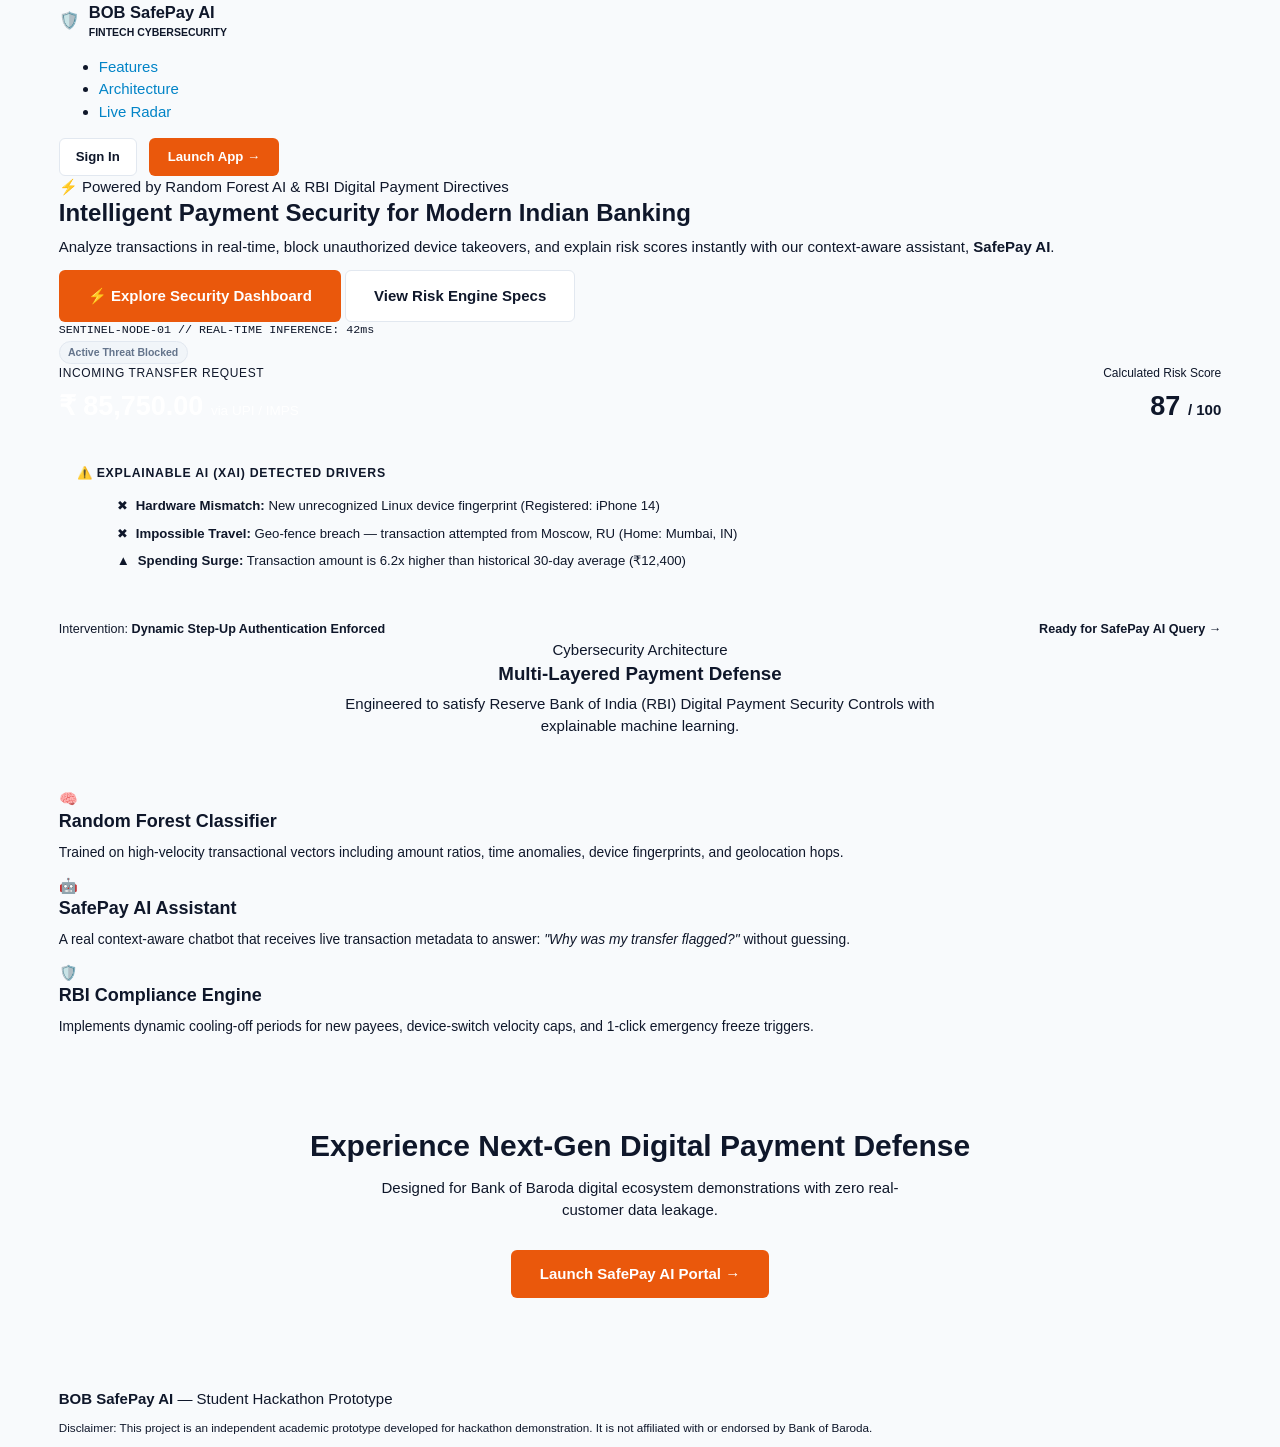
<file: frontend/index.html>
<!DOCTYPE html>
<html lang="en">
<head>
  <meta charset="UTF-8">
  <meta name="viewport" content="width=device-width, initial-scale=1.0">
  <title>BOB SafePay AI — Next-Gen Digital Payment Security</title>
  <link rel="stylesheet" href="css/style.css">
</head>
<body>

  <div class="container">
    
    <!-- NAVIGATION BAR -->
    <header class="landing-nav">
      <div class="brand" style="margin-bottom: 0; padding-left: 0;">
        <div class="brand-icon">🛡️</div>
        <div>
          <div class="brand-title">BOB SafePay AI</div>
          <div style="font-size: 0.7rem; color: var(--purple-bright); font-weight: 600;">FINTECH CYBERSECURITY</div>
        </div>
      </div>

      <ul class="landing-nav-links">
        <li><a href="#features" class="landing-nav-link">Features</a></li>
        <li><a href="#architecture" class="landing-nav-link">Architecture</a></li>
        <li><a href="#radar" class="landing-nav-link">Live Radar</a></li>
      </ul>

      <div style="display: flex; gap: 12px; align-items: center;">
        <a href="login.html" class="btn btn-secondary" style="padding: 8px 16px; font-size: 0.88rem;">Sign In</a>
        <a href="design_system.html" class="btn btn-primary" style="padding: 8px 18px; font-size: 0.88rem;">Launch App →</a>
      </div>
    </header>

    <!-- HERO SECTION -->
    <section class="hero">
      <div class="hero-pill">
        <span>⚡</span> Powered by Random Forest AI & RBI Digital Payment Directives
      </div>

      <h1 class="hero-title">
        Intelligent Payment Security for Modern Indian Banking
      </h1>

      <p class="hero-subtitle">
        Analyze transactions in real-time, block unauthorized device takeovers, and explain risk scores instantly with our context-aware assistant, <strong>SafePay AI</strong>.
      </p>

      <div class="hero-actions">
        <a href="design_system.html" class="btn btn-primary" style="padding: 14px 28px; font-size: 1rem;">
          ⚡ Explore Security Dashboard
        </a>
        <a href="#features" class="btn btn-secondary" style="padding: 14px 28px; font-size: 1rem;">
          View Risk Engine Specs
        </a>
      </div>

      <!-- HERO VISUAL: LIVE SECURITY RADAR CARD -->
      <div class="hero-mockup-wrapper" id="radar">
        <div class="mockup-bar">
          <div class="mockup-dots">
            <span class="mockup-dot" style="background: var(--color-risk);"></span>
            <span class="mockup-dot" style="background: var(--color-review);"></span>
            <span class="mockup-dot" style="background: var(--color-safe);"></span>
          </div>
          <div style="font-size: 0.78rem; color: var(--text-dim); font-family: monospace;">
            SENTINEL-NODE-01 // REAL-TIME INFERENCE: 42ms
          </div>
          <span class="badge badge-risk" style="font-size: 0.7rem;">Active Threat Blocked</span>
        </div>

        <div style="display: flex; justify-content: space-between; align-items: center; margin-bottom: 20px; flex-wrap: wrap; gap: 15px;">
          <div>
            <div style="font-size: 0.8rem; color: var(--text-muted); text-transform: uppercase; letter-spacing: 0.05em;">Incoming Transfer Request</div>
            <div style="font-size: 1.8rem; font-weight: 800; color: #FFFFFF; margin-top: 4px;">₹ 85,750.00 <span style="font-size: 0.9rem; color: var(--text-muted); font-weight: 400;">via UPI / IMPS</span></div>
          </div>
          <div style="text-align: right;">
            <div style="font-size: 0.8rem; color: var(--text-muted);">Calculated Risk Score</div>
            <div style="font-size: 1.8rem; font-weight: 800; color: var(--color-risk); margin-top: 4px;">87 <span style="font-size: 1rem; color: var(--text-muted);">/ 100</span></div>
          </div>
        </div>

        <!-- Detected Factors Breakdown -->
        <div style="background: var(--bg-input); border: 1px solid var(--border-subtle); border-radius: var(--radius-md); padding: 18px; margin-bottom: 18px;">
          <div style="font-size: 0.82rem; font-weight: 700; color: var(--purple-bright); text-transform: uppercase; letter-spacing: 0.06em; margin-bottom: 10px;">
            ⚠️ Explainable AI (XAI) Detected Drivers
          </div>
          <ul style="list-style: none; display: flex; flex-direction: column; gap: 8px; font-size: 0.88rem;">
            <li style="display: flex; align-items: center; gap: 8px;">
              <span style="color: var(--color-risk);">✖</span>
              <span><strong>Hardware Mismatch:</strong> New unrecognized Linux device fingerprint (Registered: iPhone 14)</span>
            </li>
            <li style="display: flex; align-items: center; gap: 8px;">
              <span style="color: var(--color-risk);">✖</span>
              <span><strong>Impossible Travel:</strong> Geo-fence breach — transaction attempted from Moscow, RU (Home: Mumbai, IN)</span>
            </li>
            <li style="display: flex; align-items: center; gap: 8px;">
              <span style="color: var(--color-review);">▲</span>
              <span><strong>Spending Surge:</strong> Transaction amount is 6.2x higher than historical 30-day average (₹12,400)</span>
            </li>
          </ul>
        </div>

        <div style="display: flex; justify-content: space-between; align-items: center; font-size: 0.84rem;">
          <span style="color: var(--text-muted);">Intervention: <strong>Dynamic Step-Up Authentication Enforced</strong></span>
          <span style="color: var(--purple-bright); font-weight: 600;">Ready for SafePay AI Query →</span>
        </div>
      </div>
    </section>

    <!-- CORE FEATURES SECTION -->
    <section class="features-section" id="features">
      <div style="text-align: center; margin-bottom: 50px;">
        <div class="section-tag">Cybersecurity Architecture</div>
        <h2 class="section-title">Multi-Layered Payment Defense</h2>
        <p style="color: var(--text-muted); max-width: 600px; margin: 0 auto;">
          Engineered to satisfy Reserve Bank of India (RBI) Digital Payment Security Controls with explainable machine learning.
        </p>
      </div>

      <div class="grid-3">
        <!-- Card 1 -->
        <div class="feature-card">
          <div class="feature-icon-box">🧠</div>
          <h3 style="font-size: 1.2rem; margin-bottom: 10px;">Random Forest Classifier</h3>
          <p style="font-size: 0.92rem; color: var(--text-muted);">
            Trained on high-velocity transactional vectors including amount ratios, time anomalies, device fingerprints, and geolocation hops.
          </p>
        </div>

        <!-- Card 2 -->
        <div class="feature-card">
          <div class="feature-icon-box">🤖</div>
          <h3 style="font-size: 1.2rem; margin-bottom: 10px;">SafePay AI Assistant</h3>
          <p style="font-size: 0.92rem; color: var(--text-muted);">
            A real context-aware chatbot that receives live transaction metadata to answer: <em>"Why was my transfer flagged?"</em> without guessing.
          </p>
        </div>

        <!-- Card 3 -->
        <div class="feature-card">
          <div class="feature-icon-box">🛡️</div>
          <h3 style="font-size: 1.2rem; margin-bottom: 10px;">RBI Compliance Engine</h3>
          <p style="font-size: 0.92rem; color: var(--text-muted);">
            Implements dynamic cooling-off periods for new payees, device-switch velocity caps, and 1-click emergency freeze triggers.
          </p>
        </div>
      </div>
    </section>

    <!-- CALL TO ACTION BANNER -->
    <section style="background: linear-gradient(180deg, rgba(139, 92, 246, 0.12) 0%, var(--bg-card) 100%); border: 1px solid var(--purple-border); border-radius: var(--radius-lg); padding: 50px 30px; text-align: center; box-shadow: var(--purple-glow); margin: 40px 0;">
      <h2 style="font-size: 2rem; margin-bottom: 12px;">Experience Next-Gen Digital Payment Defense</h2>
      <p style="color: var(--text-muted); max-width: 540px; margin: 0 auto 28px;">
        Designed for Bank of Baroda digital ecosystem demonstrations with zero real-customer data leakage.
      </p>
      <a href="design_system.html" class="btn btn-primary" style="padding: 12px 28px;">
        Launch SafePay AI Portal →
      </a>
    </section>

    <!-- FOOTER -->
    <footer class="landing-footer">
      <p style="margin-bottom: 8px;">
        <strong>BOB SafePay AI</strong> — Student Hackathon Prototype
      </p>
      <p style="font-size: 0.78rem; color: var(--text-dim);">
        Disclaimer: This project is an independent academic prototype developed for hackathon demonstration. It is not affiliated with or endorsed by Bank of Baroda.
      </p>
    </footer>

  </div>

</body>
</html>
</file>
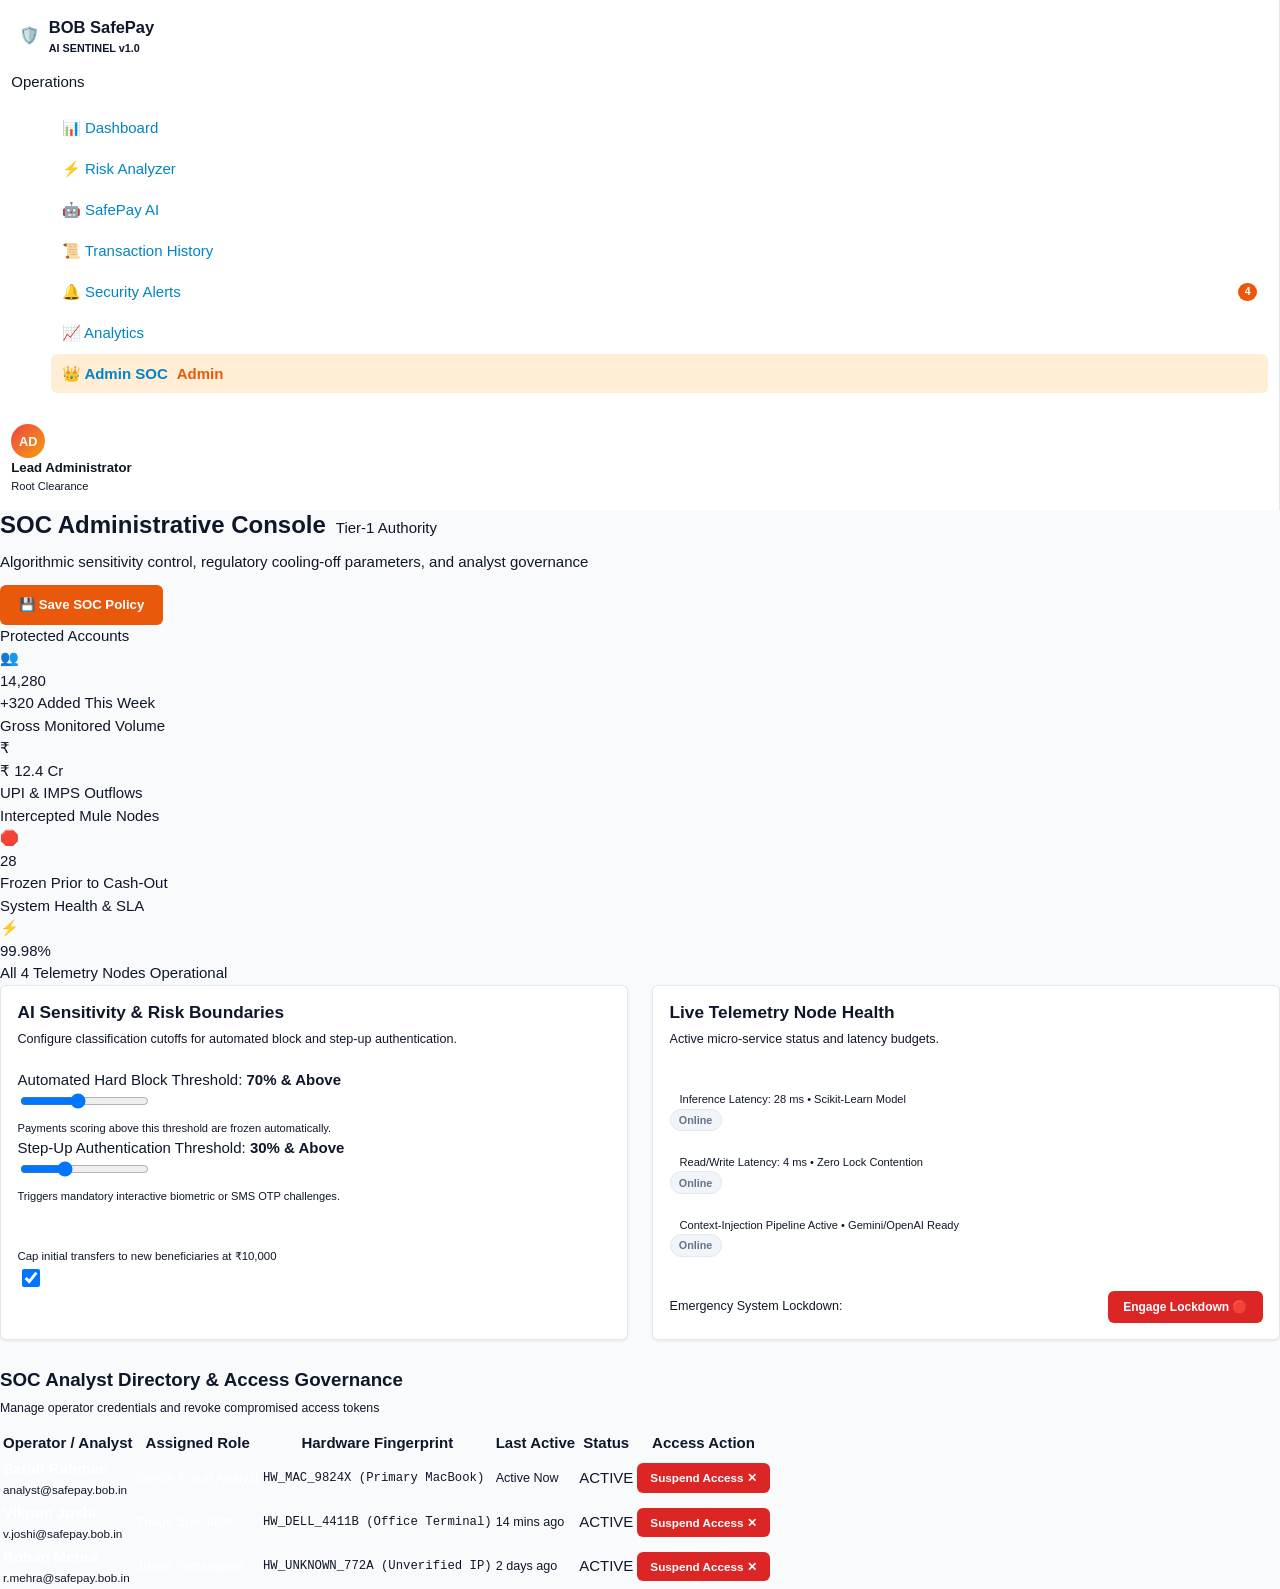
<file: frontend/admin.html>
<!DOCTYPE html>
<html lang="en">
<head>
  <meta charset="UTF-8">
  <meta name="viewport" content="width=device-width, initial-scale=1.0">
  <title>Security Operations Center (SOC) Admin — BOB SafePay AI</title>
  <link rel="stylesheet" href="css/style.css">
</head>
<body>

  <div class="app-layout">
    
    <!-- LEFT SIDEBAR -->
    <aside class="sidebar">
      <div>
        <a href="index.html" class="brand">
          <div class="brand-icon">🛡️</div>
          <div>
            <div class="brand-title">BOB SafePay</div>
            <div style="font-size: 0.72rem; color: var(--purple-bright); font-weight: 600;">AI SENTINEL v1.0</div>
          </div>
        </a>

        <div class="nav-section-title">Operations</div>
        <ul class="nav-list">
          <li class="nav-item">
            <a href="dashboard.html" class="nav-item-content">
              <span>📊</span>
              <span>Dashboard</span>
            </a>
          </li>
          <li class="nav-item">
            <a href="transaction.html" class="nav-item-content">
              <span>⚡</span>
              <span>Risk Analyzer</span>
            </a>
          </li>
          <li class="nav-item">
            <a href="chatbot.html" class="nav-item-content">
              <span>🤖</span>
              <span>SafePay AI</span>
            </a>
          </li>
          <li class="nav-item">
            <a href="history.html" class="nav-item-content">
              <span>📜</span>
              <span>Transaction History</span>
            </a>
          </li>
          <li class="nav-item">
            <a href="alerts.html" class="nav-item-content">
              <span>🔔</span>
              <span>Security Alerts</span>
            </a>
            <span class="nav-badge nav-badge-risk">4</span>
          </li>
          <li class="nav-item">
            <a href="analytics.html" class="nav-item-content">
              <span>📈</span>
              <span>Analytics</span>
            </a>
          </li>
          <li class="nav-item active">
            <a href="admin.html" class="nav-item-content">
              <span>👑</span>
              <span>Admin SOC</span>
            </a>
            <span class="admin-badge">Admin</span>
          </li>
        </ul>
      </div>

      <div style="border-top: 1px solid var(--border-subtle); padding-top: 16px;">
        <div class="user-profile" style="background: transparent; border: none; padding: 0;">
          <div class="avatar" style="background: linear-gradient(135deg, #EF4444, #F59E0B);">AD</div>
          <div>
            <div style="font-size: 0.88rem; font-weight: 600;">Lead Administrator</div>
            <div style="font-size: 0.74rem; color: var(--text-muted);">Root Clearance</div>
          </div>
        </div>
      </div>
    </aside>

    <!-- MAIN CONTENT -->
    <main class="main-content">
      
      <!-- Top Header -->
      <header class="top-header">
        <div>
          <div style="display: flex; align-items: center; gap: 10px; margin-bottom: 4px;">
            <h1 class="page-title">SOC Administrative Console</h1>
            <span class="admin-badge">Tier-1 Authority</span>
          </div>
          <p class="page-subtitle">Algorithmic sensitivity control, regulatory cooling-off parameters, and analyst governance</p>
        </div>
        <div style="display: flex; gap: 10px;">
          <button type="button" id="saveConfigBtn" class="btn btn-primary" style="font-size: 0.88rem; padding: 9px 18px;">
            💾 Save SOC Policy
          </button>
        </div>
      </header>

      <!-- KPI METRICS -->
      <section class="kpi-grid">
        <div class="kpi-card">
          <div class="kpi-header">
            <div class="kpi-title">Protected Accounts</div>
            <div class="kpi-icon kpi-icon-safe">👥</div>
          </div>
          <div class="kpi-value">14,280</div>
          <div class="kpi-trend trend-down-safe">+320 Added This Week</div>
        </div>

        <div class="kpi-card">
          <div class="kpi-header">
            <div class="kpi-title">Gross Monitored Volume</div>
            <div class="kpi-icon kpi-icon-safe">₹</div>
          </div>
          <div class="kpi-value">₹ 12.4 Cr</div>
          <div class="kpi-trend" style="color: var(--text-muted);">UPI & IMPS Outflows</div>
        </div>

        <div class="kpi-card card-glow">
          <div class="kpi-header">
            <div class="kpi-title">Intercepted Mule Nodes</div>
            <div class="kpi-icon kpi-icon-danger">🛑</div>
          </div>
          <div class="kpi-value" style="color: var(--color-risk);">28</div>
          <div class="kpi-trend trend-up-danger">Frozen Prior to Cash-Out</div>
        </div>

        <div class="kpi-card">
          <div class="kpi-header">
            <div class="kpi-title">System Health & SLA</div>
            <div class="kpi-icon kpi-icon-safe">⚡</div>
          </div>
          <div class="kpi-value" style="color: var(--color-safe);">99.98%</div>
          <div class="kpi-trend" style="color: var(--text-muted);">All 4 Telemetry Nodes Operational</div>
        </div>
      </section>

      <!-- MIDDLE ROW: THRESHOLD SLIDERS & DIAGNOSTICS -->
      <div style="display: grid; grid-template-columns: 1fr 1fr; gap: 24px; margin-bottom: 28px;">
        
        <!-- Risk Threshold Configuration -->
        <div class="card card-glow">
          <h3 style="font-size: 1.15rem; margin-bottom: 6px;">AI Sensitivity & Risk Boundaries</h3>
          <p style="font-size: 0.84rem; color: var(--text-muted); margin-bottom: 20px;">
            Configure classification cutoffs for automated block and step-up authentication.
          </p>

          <!-- Slider 1: High Risk -->
          <div class="range-slider-wrapper">
            <div class="slider-header">
              <span>Automated Hard Block Threshold:</span>
              <strong style="color: var(--color-risk); font-size: 1rem;"><span id="highRiskVal">70</span>% & Above</strong>
            </div>
            <input type="range" min="50" max="95" value="70" class="custom-range" id="highRiskSlider">
            <div style="font-size: 0.74rem; color: var(--text-dim); margin-top: 4px;">
              Payments scoring above this threshold are frozen automatically.
            </div>
          </div>

          <!-- Slider 2: Step-up Review -->
          <div class="range-slider-wrapper">
            <div class="slider-header">
              <span>Step-Up Authentication Threshold:</span>
              <strong style="color: var(--color-review); font-size: 1rem;"><span id="reviewVal">30</span>% & Above</strong>
            </div>
            <input type="range" min="15" max="60" value="30" class="custom-range" id="reviewSlider">
            <div style="font-size: 0.74rem; color: var(--text-dim); margin-top: 4px;">
              Triggers mandatory interactive biometric or SMS OTP challenges.
            </div>
          </div>

          <!-- Toggle: Cooling Off -->
          <div class="toggle-switch-row" style="margin-top: 24px;">
            <div>
              <div style="font-weight: 600; color: #FFFFFF; font-size: 0.9rem;">Enforce 24-Hour Cooling-Off (RBI Mandate)</div>
              <div style="font-size: 0.76rem; color: var(--text-muted);">Cap initial transfers to new beneficiaries at ₹10,000</div>
            </div>
            <input type="checkbox" id="coolingOffToggle" checked style="accent-color: var(--purple-bright); width: 18px; height: 18px; cursor: pointer;">
          </div>
        </div>

        <!-- Telemetry Node Health & Diagnostics -->
        <div class="card">
          <h3 style="font-size: 1.15rem; margin-bottom: 6px;">Live Telemetry Node Health</h3>
          <p style="font-size: 0.84rem; color: var(--text-muted); margin-bottom: 20px;">
            Active micro-service status and latency budgets.
          </p>

          <div class="hotspot-row">
            <div style="display: flex; align-items: center; gap: 10px;">
              <span class="status-indicator-dot dot-green"></span>
              <div>
                <div style="font-weight: 600; color: #FFFFFF;">Random Forest Classifier (v1.4)</div>
                <div style="font-size: 0.74rem; color: var(--text-muted);">Inference Latency: 28 ms • Scikit-Learn Model</div>
              </div>
            </div>
            <span class="badge badge-safe">Online</span>
          </div>

          <div class="hotspot-row">
            <div style="display: flex; align-items: center; gap: 10px;">
              <span class="status-indicator-dot dot-green"></span>
              <div>
                <div style="font-weight: 600; color: #FFFFFF;">SQLite Relational Ledger</div>
                <div style="font-size: 0.74rem; color: var(--text-muted);">Read/Write Latency: 4 ms • Zero Lock Contention</div>
              </div>
            </div>
            <span class="badge badge-safe">Online</span>
          </div>

          <div class="hotspot-row">
            <div style="display: flex; align-items: center; gap: 10px;">
              <span class="status-indicator-dot dot-green"></span>
              <div>
                <div style="font-weight: 600; color: #FFFFFF;">SafePay AI Context Agent</div>
                <div style="font-size: 0.74rem; color: var(--text-muted);">Context-Injection Pipeline Active • Gemini/OpenAI Ready</div>
              </div>
            </div>
            <span class="badge badge-safe">Online</span>
          </div>

          <div style="margin-top: 20px; padding-top: 14px; border-top: 1px solid var(--border-subtle); display: flex; justify-content: space-between; align-items: center;">
            <span style="font-size: 0.84rem; color: var(--text-muted);">Emergency System Lockdown:</span>
            <button type="button" id="emergencyLockdownBtn" class="btn btn-danger" style="padding: 6px 14px; font-size: 0.8rem;">
              Engage Lockdown 🛑
            </button>
          </div>
        </div>

      </div>

      <!-- BOTTOM ROW: ANALYST DIRECTORY & ACCESS CONTROL -->
      <section class="table-card">
        <div class="table-header-row">
          <div>
            <h2 class="table-title">SOC Analyst Directory & Access Governance</h2>
            <p style="font-size: 0.82rem; color: var(--text-muted);">Manage operator credentials and revoke compromised access tokens</p>
          </div>
        </div>

        <table class="fraud-table">
          <thead>
            <tr>
              <th>Operator / Analyst</th>
              <th>Assigned Role</th>
              <th>Hardware Fingerprint</th>
              <th>Last Active</th>
              <th>Status</th>
              <th>Access Action</th>
            </tr>
          </thead>
          <tbody id="analystTableBody">
            <!-- Dynamically populated by admin.js -->
          </tbody>
        </table>
      </section>

    </main>

  </div>

  <!-- Admin Script -->
  <script src="js/admin.js"></script>
</body>
</html>
</file>
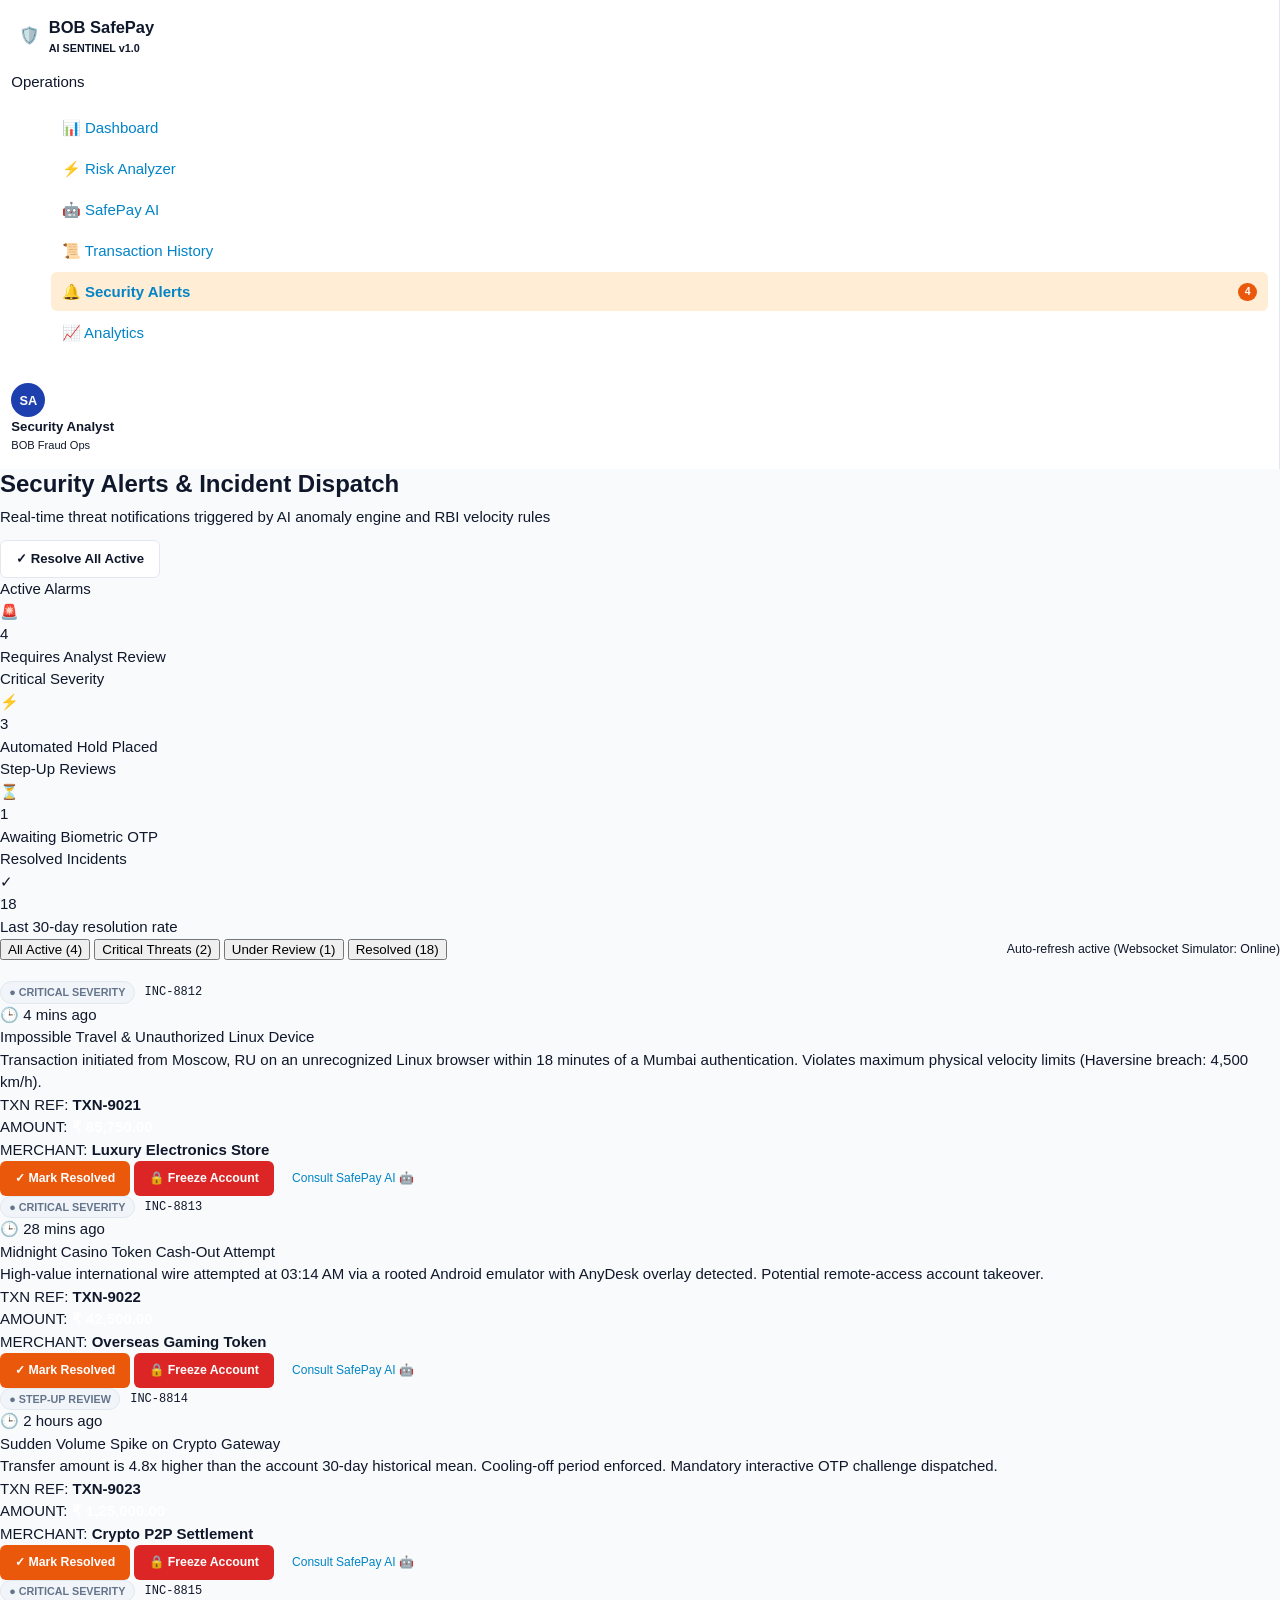
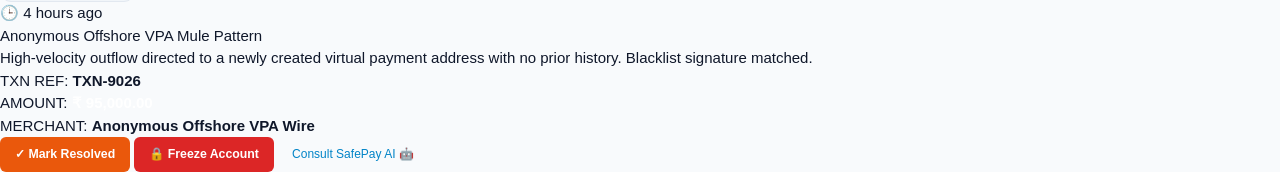
<file: frontend/alerts.html>
<!DOCTYPE html>
<html lang="en">
<head>
  <meta charset="UTF-8">
  <meta name="viewport" content="width=device-width, initial-scale=1.0">
  <title>Security Alerts & Incident Dispatch — BOB SafePay AI</title>
  <link rel="stylesheet" href="css/style.css">
</head>
<body>

  <div class="app-layout">
    
    <!-- LEFT SIDEBAR -->
    <aside class="sidebar">
      <div>
        <a href="index.html" class="brand">
          <div class="brand-icon">🛡️</div>
          <div>
            <div class="brand-title">BOB SafePay</div>
            <div style="font-size: 0.72rem; color: var(--purple-bright); font-weight: 600;">AI SENTINEL v1.0</div>
          </div>
        </a>

        <div class="nav-section-title">Operations</div>
        <ul class="nav-list">
          <li class="nav-item">
            <a href="dashboard.html" class="nav-item-content">
              <span>📊</span>
              <span>Dashboard</span>
            </a>
          </li>
          <li class="nav-item">
            <a href="transaction.html" class="nav-item-content">
              <span>⚡</span>
              <span>Risk Analyzer</span>
            </a>
          </li>
          <li class="nav-item">
            <a href="chatbot.html" class="nav-item-content">
              <span>🤖</span>
              <span>SafePay AI</span>
            </a>
          </li>
          <li class="nav-item">
            <a href="history.html" class="nav-item-content">
              <span>📜</span>
              <span>Transaction History</span>
            </a>
          </li>
          <li class="nav-item active">
            <a href="alerts.html" class="nav-item-content">
              <span>🔔</span>
              <span>Security Alerts</span>
            </a>
            <span class="nav-badge nav-badge-risk" id="sidebarAlertCount">4</span>
          </li>
          <li class="nav-item">
            <a href="analytics.html" class="nav-item-content">
              <span>📈</span>
              <span>Analytics</span>
            </a>
          </li>
        </ul>
      </div>

      <div style="border-top: 1px solid var(--border-subtle); padding-top: 16px;">
        <div class="user-profile" style="background: transparent; border: none; padding: 0;">
          <div class="avatar">SA</div>
          <div>
            <div style="font-size: 0.88rem; font-weight: 600;">Security Analyst</div>
            <div style="font-size: 0.74rem; color: var(--text-muted);">BOB Fraud Ops</div>
          </div>
        </div>
      </div>
    </aside>

    <!-- MAIN CONTENT -->
    <main class="main-content">
      
      <!-- Top Header -->
      <header class="top-header">
        <div>
          <h1 class="page-title">Security Alerts & Incident Dispatch</h1>
          <p class="page-subtitle">Real-time threat notifications triggered by AI anomaly engine and RBI velocity rules</p>
        </div>
        <div style="display: flex; gap: 10px;">
          <button type="button" id="markAllResolvedBtn" class="btn btn-secondary" style="font-size: 0.88rem;">
            ✓ Resolve All Active
          </button>
        </div>
      </header>

      <!-- KPI THREAT COUNTER CARDS -->
      <section class="kpi-grid">
        <div class="kpi-card">
          <div class="kpi-header">
            <div class="kpi-title">Active Alarms</div>
            <div class="kpi-icon kpi-icon-danger">🚨</div>
          </div>
          <div class="kpi-value" id="kpiActiveAlarms">4</div>
          <div class="kpi-trend trend-up-danger">Requires Analyst Review</div>
        </div>

        <div class="kpi-card">
          <div class="kpi-header">
            <div class="kpi-title">Critical Severity</div>
            <div class="kpi-icon kpi-icon-danger">⚡</div>
          </div>
          <div class="kpi-value" id="kpiCriticalAlarms">2</div>
          <div class="kpi-trend trend-up-danger">Automated Hold Placed</div>
        </div>

        <div class="kpi-card">
          <div class="kpi-header">
            <div class="kpi-title">Step-Up Reviews</div>
            <div class="kpi-icon kpi-icon-warning">⏳</div>
          </div>
          <div class="kpi-value" id="kpiReviewAlarms">1</div>
          <div class="kpi-trend" style="color: var(--color-review);">Awaiting Biometric OTP</div>
        </div>

        <div class="kpi-card card-glow">
          <div class="kpi-header">
            <div class="kpi-title">Resolved Incidents</div>
            <div class="kpi-icon kpi-icon-safe">✓</div>
          </div>
          <div class="kpi-value" style="color: var(--color-safe);" id="kpiResolvedAlarms">18</div>
          <div class="kpi-trend" style="color: var(--text-muted);">Last 30-day resolution rate</div>
        </div>
      </section>

      <!-- FILTER TABS BAR -->
      <div style="display: flex; justify-content: space-between; align-items: center; margin-bottom: 20px; flex-wrap: wrap; gap: 12px;">
        <div class="filter-tabs">
          <button class="filter-tab active" id="tabAll">All Active (4)</button>
          <button class="filter-tab" id="tabCritical">Critical Threats (2)</button>
          <button class="filter-tab" id="tabReview">Under Review (1)</button>
          <button class="filter-tab" id="tabResolved">Resolved (18)</button>
        </div>
        <div style="font-size: 0.82rem; color: var(--text-dim);">
          Auto-refresh active (Websocket Simulator: Online)
        </div>
      </div>

      <!-- INCIDENT FEED CONTAINER -->
      <div id="incidentContainer">
        <!-- Dynamically rendered by alerts.js -->
      </div>

    </main>

  </div>

  <!-- Alerts Script -->
  <script src="js/alerts.js"></script>
</body>
</html>
</file>
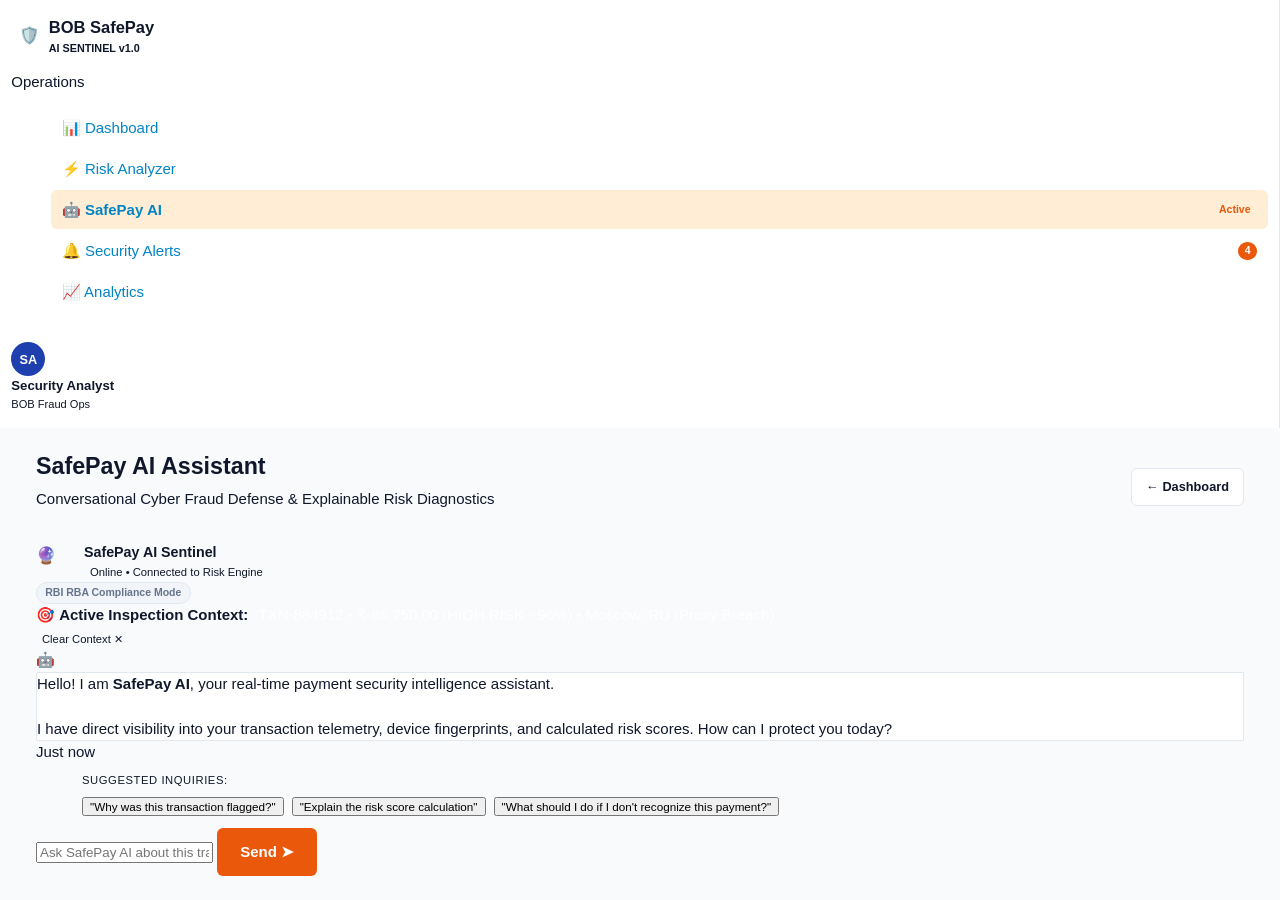
<file: frontend/chatbot.html>
<!DOCTYPE html>
<html lang="en">
<head>
  <meta charset="UTF-8">
  <meta name="viewport" content="width=device-width, initial-scale=1.0">
  <title>SafePay AI — Security Intelligence Assistant</title>
  <link rel="stylesheet" href="css/style.css">
</head>
<body>

  <div class="app-layout">
    
    <!-- LEFT SIDEBAR -->
    <aside class="sidebar">
      <div>
        <a href="index.html" class="brand">
          <div class="brand-icon">🛡️</div>
          <div>
            <div class="brand-title">BOB SafePay</div>
            <div style="font-size: 0.72rem; color: var(--purple-bright); font-weight: 600;">AI SENTINEL v1.0</div>
          </div>
        </a>

        <div class="nav-section-title">Operations</div>
        <ul class="nav-list">
          <li class="nav-item">
            <a href="dashboard.html" class="nav-item-content">
              <span>📊</span>
              <span>Dashboard</span>
            </a>
          </li>
          <li class="nav-item">
            <a href="transaction.html" class="nav-item-content">
              <span>⚡</span>
              <span>Risk Analyzer</span>
            </a>
          </li>
          <li class="nav-item active">
            <a href="chatbot.html" class="nav-item-content">
              <span>🤖</span>
              <span>SafePay AI</span>
            </a>
            <span class="nav-badge" style="background: var(--purple-subtle); color: var(--purple-bright); border: 1px solid var(--purple-border);">Active</span>
          </li>
          <li class="nav-item">
            <a href="alerts.html" class="nav-item-content">
              <span>🔔</span>
              <span>Security Alerts</span>
            </a>
            <span class="nav-badge nav-badge-risk">4</span>
          </li>
          <li class="nav-item">
            <a href="analytics.html" class="nav-item-content">
              <span>📈</span>
              <span>Analytics</span>
            </a>
          </li>
        </ul>
      </div>

      <div style="border-top: 1px solid var(--border-subtle); padding-top: 16px;">
        <div class="user-profile" style="background: transparent; border: none; padding: 0;">
          <div class="avatar">SA</div>
          <div>
            <div style="font-size: 0.88rem; font-weight: 600;">Security Analyst</div>
            <div style="font-size: 0.74rem; color: var(--text-muted);">BOB Fraud Ops</div>
          </div>
        </div>
      </div>
    </aside>

    <!-- MAIN CHAT AREA -->
    <main class="main-content" style="padding: 24px 36px;">
      
      <!-- Top Title Bar -->
      <div style="display: flex; justify-content: space-between; align-items: center; margin-bottom: 20px;">
        <div>
          <h1 class="page-title" style="font-size: 1.55rem;">SafePay AI Assistant</h1>
          <p class="page-subtitle">Conversational Cyber Fraud Defense & Explainable Risk Diagnostics</p>
        </div>
        <a href="dashboard.html" class="btn btn-secondary" style="font-size: 0.85rem; padding: 8px 14px;">
          ← Dashboard
        </a>
      </div>

      <!-- MAIN CHAT CONTAINER -->
      <div class="chat-wrapper">
        
        <!-- Header -->
        <div class="chat-header">
          <div style="display: flex; align-items: center; gap: 12px;">
            <div class="brand-icon" style="width: 36px; height: 36px; font-size: 1.1rem;">🔮</div>
            <div>
              <div style="font-weight: 700; font-size: 0.95rem;">SafePay AI Sentinel</div>
              <div style="font-size: 0.75rem; color: var(--text-muted); display: flex; align-items: center; gap: 6px;">
                <span class="chat-status-dot"></span> Online • Connected to Risk Engine
              </div>
            </div>
          </div>
          <div>
            <span class="badge badge-safe" style="font-size: 0.7rem;">RBI RBA Compliance Mode</span>
          </div>
        </div>

        <!-- Active Context Strip -->
        <div class="chat-context-banner" id="contextBanner">
          <div>
            <span>🎯 <strong>Active Inspection Context:</strong></span>
            <span id="contextDetails" style="color: #FFFFFF; margin-left: 6px;">
              Loading active transaction...
            </span>
          </div>
          <button type="button" id="clearContextBtn" style="background: transparent; border: none; color: var(--text-dim); font-size: 0.75rem; cursor: pointer;">
            Clear Context ✕
          </button>
        </div>

        <!-- Messages Area -->
        <div class="chat-messages-area" id="chatMessages">
          
          <!-- Bot Welcome Message -->
          <div class="chat-bubble-row">
            <div class="chat-avatar chat-avatar-ai">🤖</div>
            <div>
              <div class="chat-bubble bubble-ai">
                Hello! I am <strong>SafePay AI</strong>, your real-time payment security intelligence assistant. 
                <br><br>
                I have direct visibility into your transaction telemetry, device fingerprints, and calculated risk scores. How can I protect you today?
              </div>
              <div class="chat-time">Just now</div>
            </div>
          </div>

          <!-- Suggested Quick Prompts -->
          <div style="margin: 8px 0 12px 46px;" id="suggestedChips">
            <div style="font-size: 0.75rem; color: var(--text-dim); margin-bottom: 8px; text-transform: uppercase; letter-spacing: 0.05em;">
              Suggested Inquiries:
            </div>
            <div style="display: flex; gap: 8px; flex-wrap: wrap;">
              <button class="ai-chip" style="font-size: 0.78rem;" data-prompt="Why was this transaction flagged?">
                "Why was this transaction flagged?"
              </button>
              <button class="ai-chip" style="font-size: 0.78rem;" data-prompt="Explain the risk score calculation">
                "Explain the risk score calculation"
              </button>
              <button class="ai-chip" style="font-size: 0.78rem;" data-prompt="What should I do if I don't recognize this payment?">
                "What should I do if I don't recognize this payment?"
              </button>
            </div>
          </div>

          <!-- Typing Indicator Bubble (Hidden by default) -->
          <div class="chat-bubble-row" id="typingRow" style="display: none;">
            <div class="chat-avatar chat-avatar-ai">🤖</div>
            <div class="typing-box" style="display: flex;">
              <span class="typing-dot"></span>
              <span class="typing-dot"></span>
              <span class="typing-dot"></span>
            </div>
          </div>

        </div>

        <!-- Input Bar -->
        <form id="chatForm" class="chat-input-bar">
          <input 
            type="text" 
            id="chatInput" 
            class="chat-input-field" 
            placeholder="Ask SafePay AI about this transaction or payment security..." 
            autocomplete="off"
            required
          >
          <button type="submit" id="sendBtn" class="btn btn-primary" style="padding: 12px 22px;">
            Send ➤
          </button>
        </form>

      </div>

    </main>

  </div>

  <!-- Chatbot Script -->
  <script src="js/chatbot.js"></script>
</body>
</html>
</file>
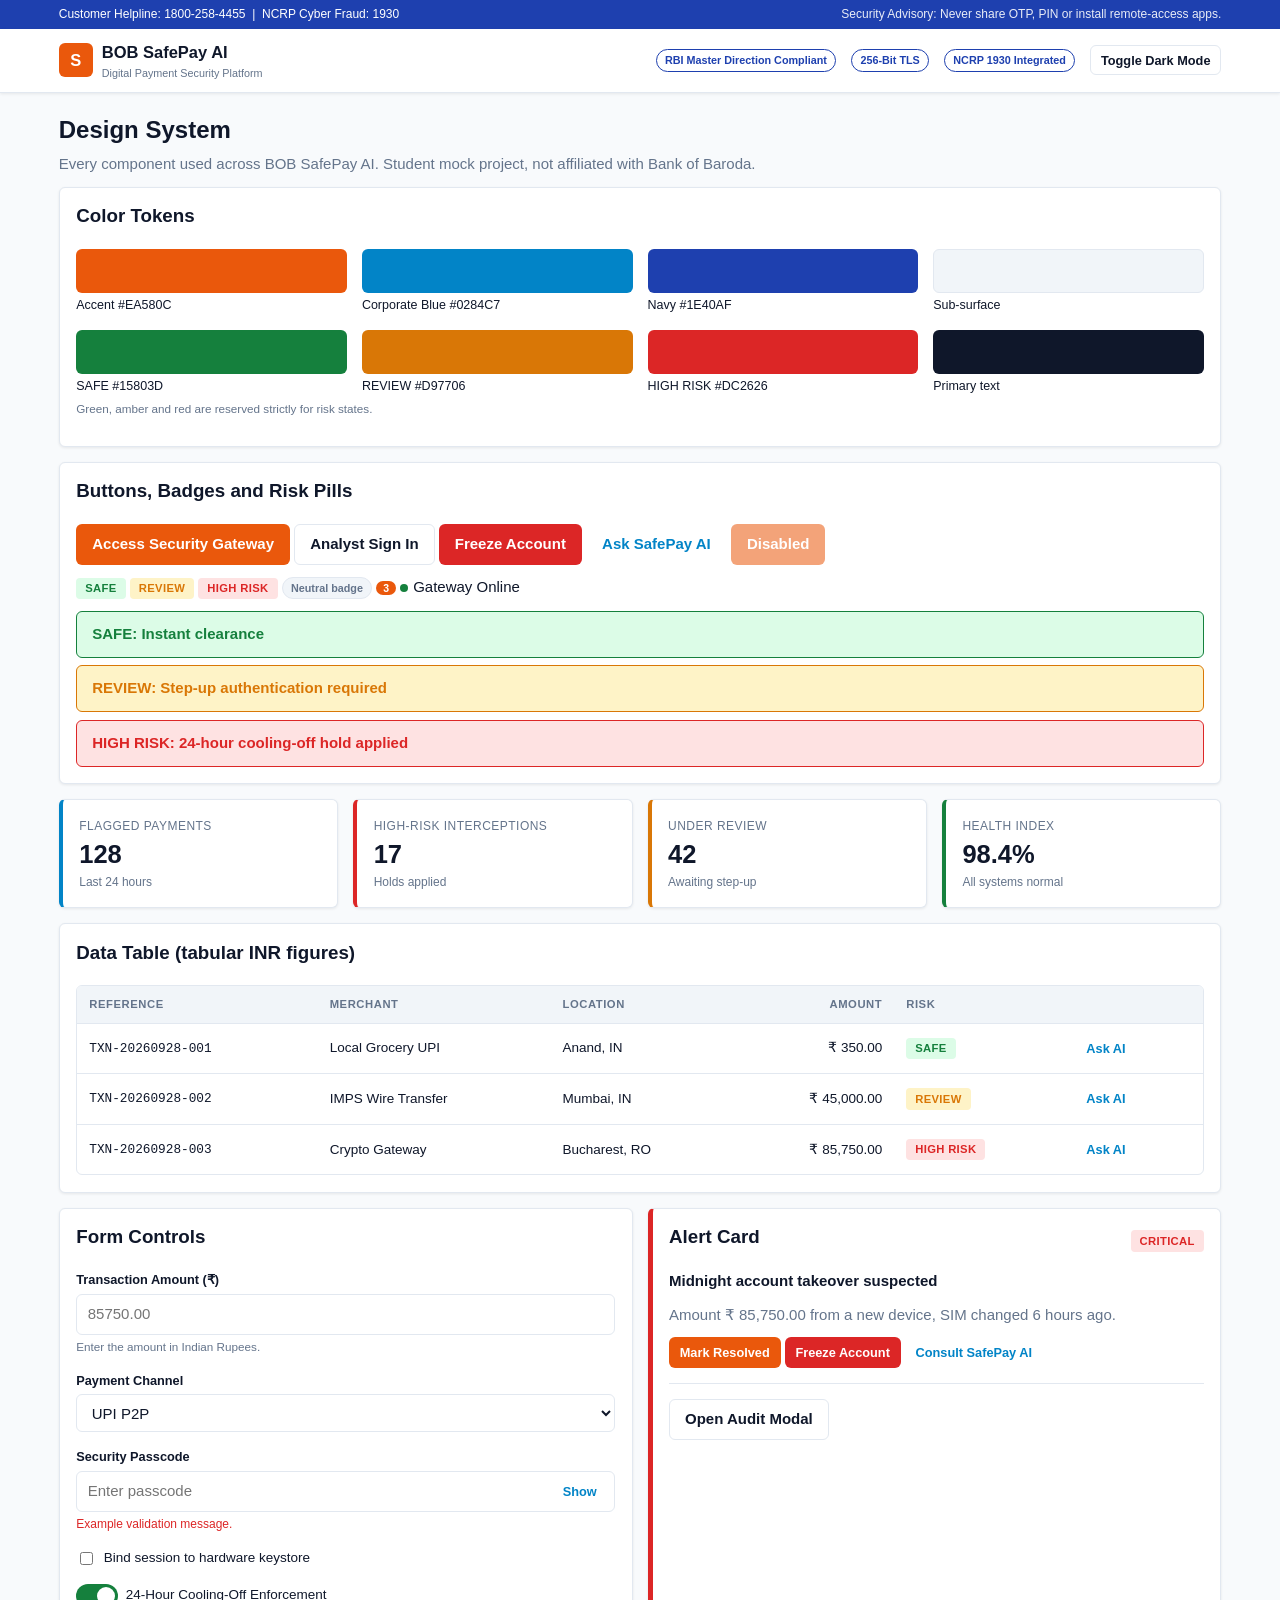
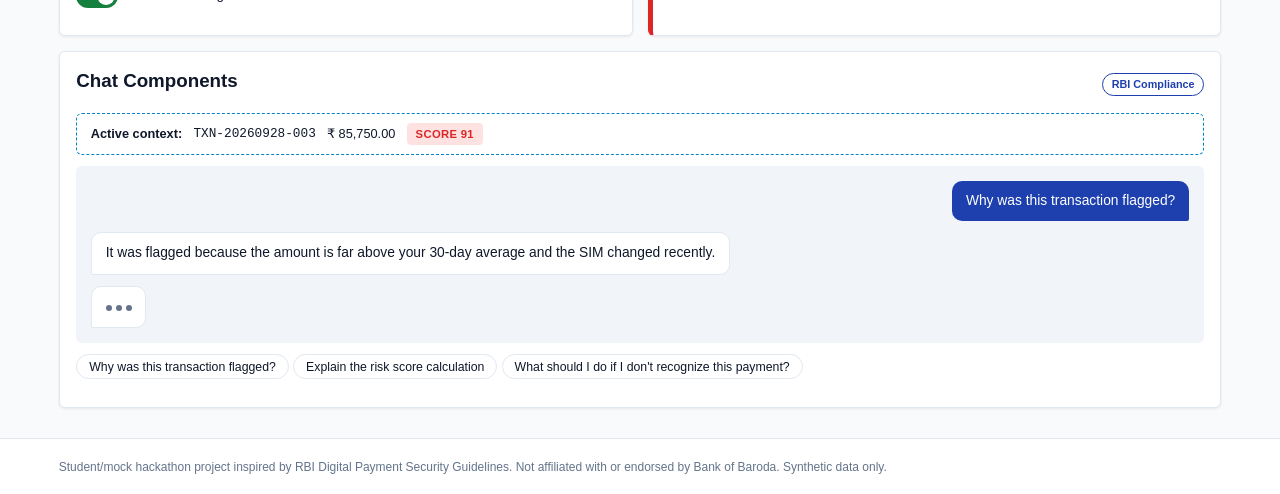
<file: frontend/design_system.html>
<!DOCTYPE html>
<html lang="en">
<head>
  <meta charset="UTF-8">
  <meta name="viewport" content="width=device-width, initial-scale=1.0">
  <title>Design System | BOB SafePay AI</title>
  <link rel="stylesheet" href="css/style.css">
</head>
<body>

  <div class="top-strip">
    <div class="container">
      <span>Customer Helpline: 1800-258-4455 &nbsp;|&nbsp; NCRP Cyber Fraud: 1930</span>
      <span class="ticker">Security Advisory: Never share OTP, PIN or install remote-access apps.</span>
    </div>
  </div>

  <header class="site-header">
    <div class="container">
      <a class="brand" href="index.html">
        <span class="brand-mark">S</span>
        <span>BOB SafePay AI<small>Digital Payment Security Platform</small></span>
      </a>
      <div class="nav-links">
        <span class="badge badge-compliance">RBI Master Direction Compliant</span>
        <span class="badge badge-compliance">256-Bit TLS</span>
        <span class="badge badge-compliance">NCRP 1930 Integrated</span>
        <button class="btn btn-secondary btn-sm" id="themeBtn" type="button">Toggle Dark Mode</button>
      </div>
    </div>
  </header>

  <main class="container" style="padding-top:1.5rem;">
    <h1>Design System</h1>
    <p class="muted">Every component used across BOB SafePay AI. Student mock project, not affiliated with Bank of Baroda.</p>

    <!-- COLOR PALETTE -->
    <section class="card" style="margin-bottom:1rem;">
      <div class="card-header"><h2>Color Tokens</h2></div>
      <div class="grid grid-4">
        <div><div style="height:44px;background:var(--accent);border-radius:6px"></div><small>Accent #EA580C</small></div>
        <div><div style="height:44px;background:var(--blue);border-radius:6px"></div><small>Corporate Blue #0284C7</small></div>
        <div><div style="height:44px;background:var(--navy);border-radius:6px"></div><small>Navy #1E40AF</small></div>
        <div><div style="height:44px;background:var(--surface-2);border:1px solid var(--border);border-radius:6px"></div><small>Sub-surface</small></div>
        <div><div style="height:44px;background:var(--safe);border-radius:6px"></div><small>SAFE #15803D</small></div>
        <div><div style="height:44px;background:var(--review);border-radius:6px"></div><small>REVIEW #D97706</small></div>
        <div><div style="height:44px;background:var(--high);border-radius:6px"></div><small>HIGH RISK #DC2626</small></div>
        <div><div style="height:44px;background:var(--text);border-radius:6px"></div><small>Primary text</small></div>
      </div>
      <p class="helper">Green, amber and red are reserved strictly for risk states.</p>
    </section>

    <!-- BUTTONS & PILLS -->
    <section class="card" style="margin-bottom:1rem;">
      <div class="card-header"><h2>Buttons, Badges and Risk Pills</h2></div>
      <p>
        <button class="btn btn-primary" type="button">Access Security Gateway</button>
        <button class="btn btn-secondary" type="button">Analyst Sign In</button>
        <button class="btn btn-danger" type="button">Freeze Account</button>
        <button class="btn btn-ghost" type="button">Ask SafePay AI</button>
        <button class="btn btn-primary" type="button" disabled>Disabled</button>
      </p>
      <p>
        <span class="pill pill-safe">Safe</span>
        <span class="pill pill-review">Review</span>
        <span class="pill pill-high">High Risk</span>
        <span class="badge">Neutral badge</span>
        <span class="nav-badge">3</span>
        <span><span class="status-dot"></span>Gateway Online</span>
      </p>
      <div class="banner banner-safe" style="margin-bottom:.5rem">SAFE: Instant clearance</div>
      <div class="banner banner-review" style="margin-bottom:.5rem">REVIEW: Step-up authentication required</div>
      <div class="banner banner-high">HIGH RISK: 24-hour cooling-off hold applied</div>
    </section>

    <!-- KPI CARDS -->
    <section style="margin-bottom:1rem;">
      <div class="grid grid-4">
        <div class="card kpi kpi-blue"><div class="kpi-label">Flagged Payments</div><div class="kpi-value">128</div><div class="kpi-note">Last 24 hours</div></div>
        <div class="card kpi kpi-high"><div class="kpi-label">High-Risk Interceptions</div><div class="kpi-value">17</div><div class="kpi-note">Holds applied</div></div>
        <div class="card kpi kpi-review"><div class="kpi-label">Under Review</div><div class="kpi-value">42</div><div class="kpi-note">Awaiting step-up</div></div>
        <div class="card kpi kpi-safe"><div class="kpi-label">Health Index</div><div class="kpi-value">98.4%</div><div class="kpi-note">All systems normal</div></div>
      </div>
    </section>

    <!-- TABLE -->
    <section class="card" style="margin-bottom:1rem;">
      <div class="card-header"><h2>Data Table (tabular INR figures)</h2></div>
      <div class="table-wrap">
        <table class="data">
          <thead>
            <tr><th>Reference</th><th>Merchant</th><th>Location</th><th class="num">Amount</th><th>Risk</th><th></th></tr>
          </thead>
          <tbody>
            <tr><td class="mono">TXN-20260928-001</td><td>Local Grocery UPI</td><td>Anand, IN</td><td class="num">&#8377; 350.00</td><td><span class="pill pill-safe">Safe</span></td><td><button class="btn btn-ghost btn-sm" type="button">Ask AI</button></td></tr>
            <tr><td class="mono">TXN-20260928-002</td><td>IMPS Wire Transfer</td><td>Mumbai, IN</td><td class="num">&#8377; 45,000.00</td><td><span class="pill pill-review">Review</span></td><td><button class="btn btn-ghost btn-sm" type="button">Ask AI</button></td></tr>
            <tr><td class="mono">TXN-20260928-003</td><td>Crypto Gateway</td><td>Bucharest, RO</td><td class="num">&#8377; 85,750.00</td><td><span class="pill pill-high">High Risk</span></td><td><button class="btn btn-ghost btn-sm" type="button">Ask AI</button></td></tr>
          </tbody>
        </table>
      </div>
    </section>

    <!-- FORM + ALERT -->
    <section class="grid grid-2" style="margin-bottom:1rem;">
      <div class="card">
        <div class="card-header"><h2>Form Controls</h2></div>
        <div class="form-group">
          <label for="amt">Transaction Amount (&#8377;)</label>
          <input class="input" id="amt" type="number" placeholder="85750.00">
          <div class="helper">Enter the amount in Indian Rupees.</div>
        </div>
        <div class="form-group">
          <label for="ch">Payment Channel</label>
          <select class="input" id="ch">
            <option>UPI P2P</option><option>UPI P2M QR</option><option>IMPS Wire</option><option>Crypto Gateway</option>
          </select>
        </div>
        <div class="form-group">
          <label for="pw">Security Passcode</label>
          <div class="input-group">
            <input class="input" id="pw" type="password" placeholder="Enter passcode">
            <button class="btn btn-ghost btn-sm toggle-vis" type="button" id="showPw">Show</button>
          </div>
          <div class="error-text">Example validation message.</div>
        </div>
        <div class="check-row"><input type="checkbox" id="bind"><label for="bind">Bind session to hardware keystore</label></div>
        <p style="margin-top:1rem" class="check-row">
          <label class="switch"><input type="checkbox" checked aria-label="24-hour cooling-off"><span class="slider"></span></label>
          24-Hour Cooling-Off Enforcement
        </p>
      </div>

      <div class="card alert-card alert-critical">
        <div class="card-header">
          <h2>Alert Card</h2><span class="pill pill-high">Critical</span>
        </div>
        <p><strong>Midnight account takeover suspected</strong></p>
        <p class="muted">Amount &#8377; 85,750.00 from a new device, SIM changed 6 hours ago.</p>
        <button class="btn btn-primary btn-sm" type="button">Mark Resolved</button>
        <button class="btn btn-danger btn-sm" type="button">Freeze Account</button>
        <button class="btn btn-ghost btn-sm" type="button">Consult SafePay AI</button>
        <hr style="border:none;border-top:1px solid var(--border);margin:1rem 0">
        <button class="btn btn-secondary" type="button" id="openModal">Open Audit Modal</button>
      </div>
    </section>

    <!-- CHAT -->
    <section class="card">
      <div class="card-header"><h2>Chat Components</h2><span class="badge badge-compliance">RBI Compliance</span></div>
      <div class="context-strip" style="margin-bottom:.75rem">
        <strong>Active context:</strong>
        <span class="mono">TXN-20260928-003</span>
        <span class="num">&#8377; 85,750.00</span>
        <span class="pill pill-high">Score 91</span>
      </div>
      <div class="chat-area">
        <div class="bubble bubble-user">Why was this transaction flagged?</div>
        <div class="bubble bubble-ai">It was flagged because the amount is far above your 30-day average and the SIM changed recently.</div>
        <div class="bubble bubble-ai"><span class="typing"><span></span><span></span><span></span></span></div>
      </div>
      <p style="margin-top:.75rem">
        <button class="chip" type="button">Why was this transaction flagged?</button>
        <button class="chip" type="button">Explain the risk score calculation</button>
        <button class="chip" type="button">What should I do if I don't recognize this payment?</button>
      </p>
    </section>
  </main>

  <footer class="site-footer">
    <div class="container">
      Student/mock hackathon project inspired by RBI Digital Payment Security Guidelines. Not affiliated with or endorsed by Bank of Baroda. Synthetic data only.
    </div>
  </footer>

  <!-- MODAL -->
  <div class="modal-backdrop" id="modal" role="dialog" aria-modal="true" aria-labelledby="mTitle">
    <div class="modal">
      <h2 id="mTitle">Cryptographic Audit Record</h2>
      <p class="muted">IP 103.21.xx.xx &nbsp;|&nbsp; TEE hash <span class="mono">a91f...c3d2</span></p>
      <button class="btn btn-primary" type="button" id="closeModal">Close</button>
    </div>
  </div>

  <script>
    // Theme toggle
    document.getElementById('themeBtn').addEventListener('click', function () {
      var html = document.documentElement;
      html.setAttribute('data-theme', html.getAttribute('data-theme') === 'dark' ? 'light' : 'dark');
    });
    // Show/hide password
    document.getElementById('showPw').addEventListener('click', function () {
      var pw = document.getElementById('pw');
      var show = pw.type === 'password';
      pw.type = show ? 'text' : 'password';
      this.textContent = show ? 'Hide' : 'Show';
    });
    // Modal
    var modal = document.getElementById('modal');
    document.getElementById('openModal').addEventListener('click', function () { modal.classList.add('open'); });
    document.getElementById('closeModal').addEventListener('click', function () { modal.classList.remove('open'); });
    modal.addEventListener('click', function (e) { if (e.target === modal) modal.classList.remove('open'); });
    document.addEventListener('keydown', function (e) { if (e.key === 'Escape') modal.classList.remove('open'); });
  </script>
</body>
</html>
</file>
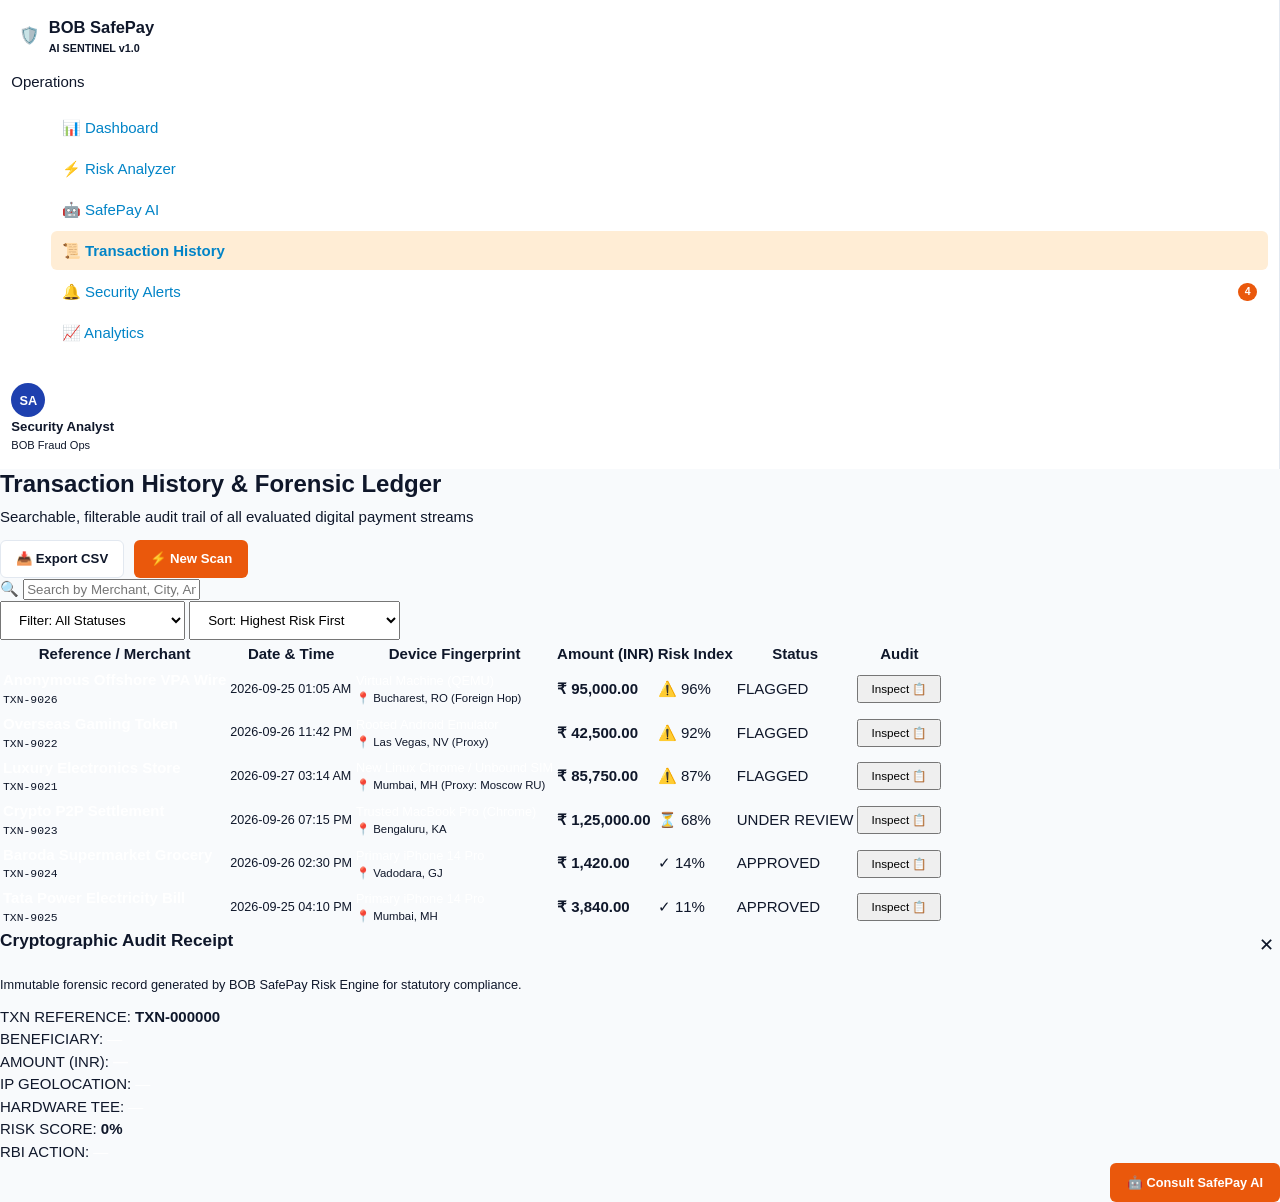
<file: frontend/history.html>
<!DOCTYPE html>
<html lang="en">
<head>
  <meta charset="UTF-8">
  <meta name="viewport" content="width=device-width, initial-scale=1.0">
  <title>Transaction History & Audit Ledger — BOB SafePay AI</title>
  <link rel="stylesheet" href="css/style.css">
</head>
<body>

  <div class="app-layout">
    
    <!-- LEFT SIDEBAR -->
    <aside class="sidebar">
      <div>
        <a href="index.html" class="brand">
          <div class="brand-icon">🛡️</div>
          <div>
            <div class="brand-title">BOB SafePay</div>
            <div style="font-size: 0.72rem; color: var(--purple-bright); font-weight: 600;">AI SENTINEL v1.0</div>
          </div>
        </a>

        <div class="nav-section-title">Operations</div>
        <ul class="nav-list">
          <li class="nav-item">
            <a href="dashboard.html" class="nav-item-content">
              <span>📊</span>
              <span>Dashboard</span>
            </a>
          </li>
          <li class="nav-item">
            <a href="transaction.html" class="nav-item-content">
              <span>⚡</span>
              <span>Risk Analyzer</span>
            </a>
          </li>
          <li class="nav-item">
            <a href="chatbot.html" class="nav-item-content">
              <span>🤖</span>
              <span>SafePay AI</span>
            </a>
          </li>
          <li class="nav-item active">
            <a href="history.html" class="nav-item-content">
              <span>📜</span>
              <span>Transaction History</span>
            </a>
          </li>
          <li class="nav-item">
            <a href="alerts.html" class="nav-item-content">
              <span>🔔</span>
              <span>Security Alerts</span>
            </a>
            <span class="nav-badge nav-badge-risk">4</span>
          </li>
          <li class="nav-item">
            <a href="analytics.html" class="nav-item-content">
              <span>📈</span>
              <span>Analytics</span>
            </a>
          </li>
        </ul>
      </div>

      <div style="border-top: 1px solid var(--border-subtle); padding-top: 16px;">
        <div class="user-profile" style="background: transparent; border: none; padding: 0;">
          <div class="avatar">SA</div>
          <div>
            <div style="font-size: 0.88rem; font-weight: 600;">Security Analyst</div>
            <div style="font-size: 0.74rem; color: var(--text-muted);">BOB Fraud Ops</div>
          </div>
        </div>
      </div>
    </aside>

    <!-- MAIN CONTENT -->
    <main class="main-content">
      
      <!-- Top Header -->
      <header class="top-header">
        <div>
          <h1 class="page-title">Transaction History & Forensic Ledger</h1>
          <p class="page-subtitle">Searchable, filterable audit trail of all evaluated digital payment streams</p>
        </div>
        <div style="display: flex; gap: 10px;">
          <button type="button" id="exportBtn" class="btn btn-secondary" style="font-size: 0.88rem;">
            📥 Export CSV
          </button>
          <a href="transaction.html" class="btn btn-primary" style="font-size: 0.88rem;">
            ⚡ New Scan
          </a>
        </div>
      </header>

      <!-- SEARCH, FILTER & SORT CONTROLS BAR -->
      <div class="controls-bar">
        
        <!-- Search Input -->
        <div class="search-box-wrapper">
          <span class="search-icon-inside">🔍</span>
          <input 
            type="text" 
            id="searchInput" 
            class="search-input" 
            placeholder="Search by Merchant, City, Amount, or Reference ID..."
          >
        </div>

        <!-- Status Filter Dropdown -->
        <select id="statusFilter" class="form-select" style="width: auto; min-width: 170px; padding: 10px 14px;">
          <option value="ALL">Filter: All Statuses</option>
          <option value="FLAGGED">Filter: Flagged Only</option>
          <option value="UNDER REVIEW">Filter: Under Review</option>
          <option value="APPROVED">Filter: Approved (Safe)</option>
        </select>

        <!-- Sorting Dropdown -->
        <select id="sortOrder" class="form-select" style="width: auto; min-width: 190px; padding: 10px 14px;">
          <option value="RISK_DESC">Sort: Highest Risk First</option>
          <option value="DATE_DESC">Sort: Most Recent First</option>
          <option value="AMOUNT_DESC">Sort: Amount (High to Low)</option>
          <option value="AMOUNT_ASC">Sort: Amount (Low to High)</option>
        </select>

      </div>

      <!-- MAIN TABLE CARD -->
      <div class="table-card">
        <table class="fraud-table">
          <thead>
            <tr>
              <th>Reference / Merchant</th>
              <th>Date & Time</th>
              <th>Device Fingerprint</th>
              <th>Amount (INR)</th>
              <th>Risk Index</th>
              <th>Status</th>
              <th>Audit</th>
            </tr>
          </thead>
          <tbody id="historyTableBody">
            <!-- Dynamically populated by history.js -->
          </tbody>
        </table>
        
        <!-- Empty State Message -->
        <div id="emptyMessage" style="display: none; text-align: center; padding: 40px; color: var(--text-muted);">
          No transactions found matching your search filter.
        </div>
      </div>

    </main>

  </div>

  <!-- AUDIT RECEIPT MODAL -->
  <div id="auditModal" class="modal-overlay">
    <div class="modal-card">
      <div style="display: flex; justify-content: space-between; align-items: center; margin-bottom: 16px;">
        <h3 style="font-size: 1.15rem; font-weight: 700;">Cryptographic Audit Receipt</h3>
        <button type="button" id="closeModalBtn" style="background: transparent; border: none; color: var(--text-muted); font-size: 1.2rem; cursor: pointer;">✕</button>
      </div>

      <p style="font-size: 0.85rem; color: var(--text-muted);">
        Immutable forensic record generated by BOB SafePay Risk Engine for statutory compliance.
      </p>

      <div class="audit-receipt">
        <div class="audit-row">
          <span>TXN REFERENCE:</span>
          <strong id="modalTxnId" style="color: var(--purple-bright);">TXN-000000</strong>
        </div>
        <div class="audit-row">
          <span>BENEFICIARY:</span>
          <span id="modalMerchant" style="color: #FFFFFF;">—</span>
        </div>
        <div class="audit-row">
          <span>AMOUNT (INR):</span>
          <strong id="modalAmount" style="color: #FFFFFF;">—</strong>
        </div>
        <div class="audit-row">
          <span>IP GEOLOCATION:</span>
          <span id="modalLocation" style="color: #FFFFFF;">—</span>
        </div>
        <div class="audit-row">
          <span>HARDWARE TEE:</span>
          <span id="modalDevice" style="color: #FFFFFF;">—</span>
        </div>
        <div class="audit-row">
          <span>RISK SCORE:</span>
          <strong id="modalScore" style="color: var(--color-risk);">0%</strong>
        </div>
        <div class="audit-row">
          <span>RBI ACTION:</span>
          <span id="modalAction" style="color: #FFFFFF;">—</span>
        </div>
      </div>

      <div style="display: flex; justify-content: flex-end; gap: 10px;">
        <a href="#" id="modalAskAIBtn" class="btn btn-primary" style="padding: 9px 16px; font-size: 0.85rem;">
          🤖 Consult SafePay AI
        </a>
      </div>
    </div>
  </div>

  <!-- History Script -->
  <script src="js/history.js"></script>
</body>
</html>
</file>
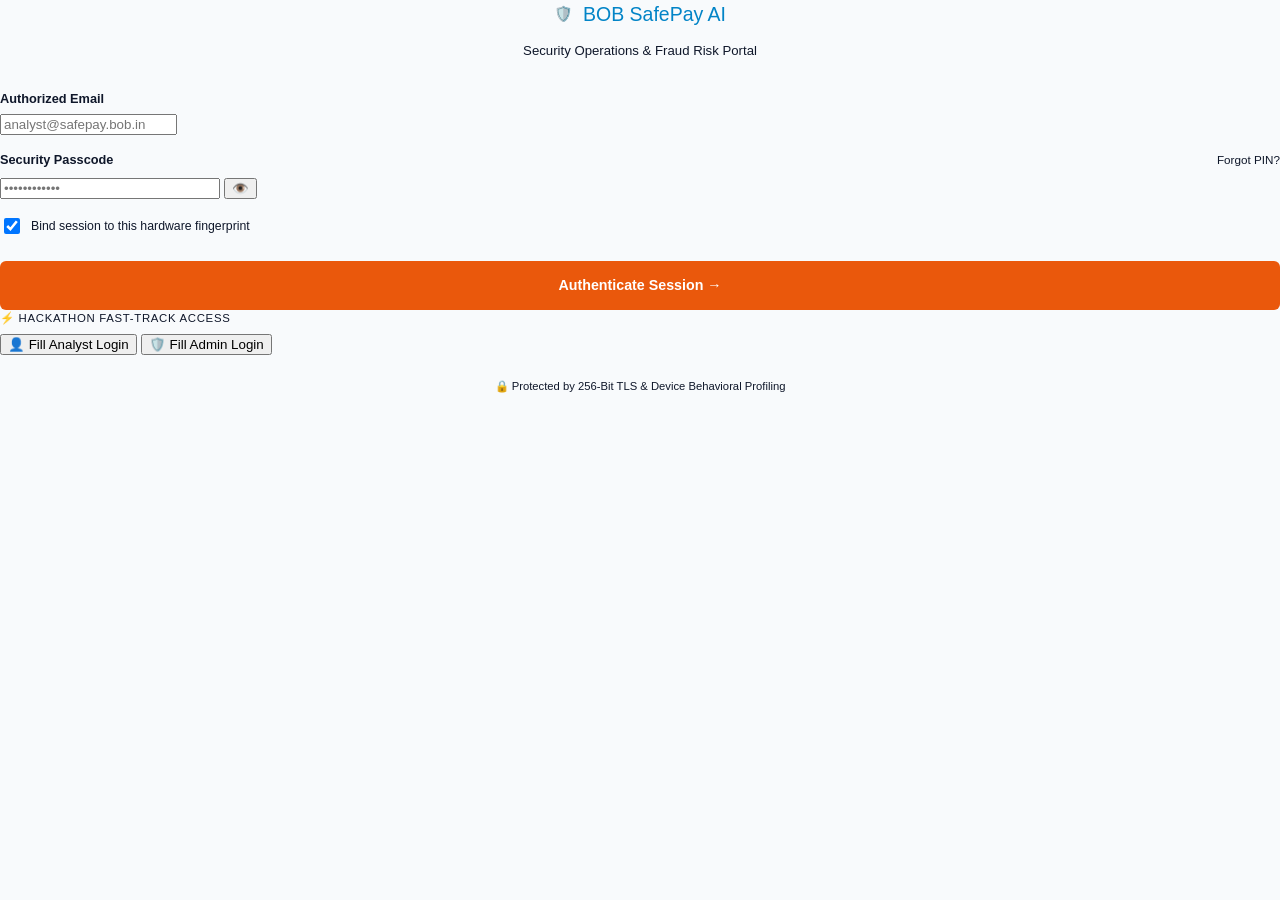
<file: frontend/login.html>
<!DOCTYPE html>
<html lang="en">
<head>
  <meta charset="UTF-8">
  <meta name="viewport" content="width=device-width, initial-scale=1.0">
  <title>Sign In — BOB SafePay AI</title>
  <link rel="stylesheet" href="css/style.css">
</head>
<body class="auth-page">

  <div class="auth-card">
    
    <!-- Top Branding -->
    <div style="text-align: center; margin-bottom: 28px;">
      <a href="index.html" style="display: inline-flex; align-items: center; gap: 10px; margin-bottom: 12px;">
        <div class="brand-icon">🛡️</div>
        <span class="brand-title" style="font-size: 1.3rem;">BOB SafePay AI</span>
      </a>
      <p style="font-size: 0.88rem; color: var(--text-muted);">
        Security Operations & Fraud Risk Portal
      </p>
    </div>

    <!-- Alert Notification Box -->
    <div id="alertBox" class="alert-message"></div>

    <!-- Login Form -->
    <form id="loginForm" novalidate>
      
      <!-- Email Field -->
      <div class="form-group">
        <label class="form-label" for="emailInput">Authorized Email</label>
        <input 
          type="email" 
          id="emailInput" 
          class="form-input" 
          placeholder="analyst@safepay.bob.in" 
          required
          autocomplete="email"
        >
      </div>

      <!-- Password Field with Show/Hide Toggle -->
      <div class="form-group">
        <div style="display: flex; justify-content: space-between; align-items: center; margin-bottom: 8px;">
          <label class="form-label" for="passwordInput" style="margin-bottom: 0;">Security Passcode</label>
          <a href="#" style="font-size: 0.78rem; color: var(--purple-bright);">Forgot PIN?</a>
        </div>
        <div class="password-input-group">
          <input 
            type="password" 
            id="passwordInput" 
            class="form-input" 
            placeholder="••••••••••••" 
            required
            autocomplete="current-password"
            style="padding-right: 45px;"
          >
          <button type="button" id="togglePasswordBtn" class="password-toggle-btn" title="Toggle password visibility">
            👁️
          </button>
        </div>
      </div>

      <!-- Device Trust Checkbox (FinTech Context) -->
      <div style="display: flex; align-items: center; gap: 8px; margin-bottom: 24px;">
        <input type="checkbox" id="trustDevice" style="accent-color: var(--purple-primary); width: 16px; height: 16px; cursor: pointer;" checked>
        <label for="trustDevice" style="font-size: 0.82rem; color: var(--text-muted); cursor: pointer;">
          Bind session to this hardware fingerprint
        </label>
      </div>

      <!-- Submit Button -->
      <button type="submit" id="submitBtn" class="btn btn-primary" style="width: 100%; padding: 13px; font-size: 0.95rem;">
        Authenticate Session →
      </button>

    </form>

    <!-- Hackathon Demo Credentials Helper -->
    <div class="demo-credentials-box">
      <div style="font-size: 0.76rem; color: var(--text-dim); text-transform: uppercase; letter-spacing: 0.06em; margin-bottom: 6px;">
        ⚡ Hackathon Fast-Track Access
      </div>
      <div>
        <button type="button" class="demo-pill-btn" id="fillUserDemoBtn">
          👤 Fill Analyst Login
        </button>
        <button type="button" class="demo-pill-btn" id="fillAdminDemoBtn">
          🛡️ Fill Admin Login
        </button>
      </div>
    </div>

    <!-- Bottom Encryption Badge -->
    <div style="text-align: center; margin-top: 22px; font-size: 0.75rem; color: var(--text-dim);">
      🔒 Protected by 256-Bit TLS & Device Behavioral Profiling
    </div>

  </div>

  <!-- Client-Side Interaction Script -->
  <script src="js/login.js"></script>
</body>
</html>
</file>
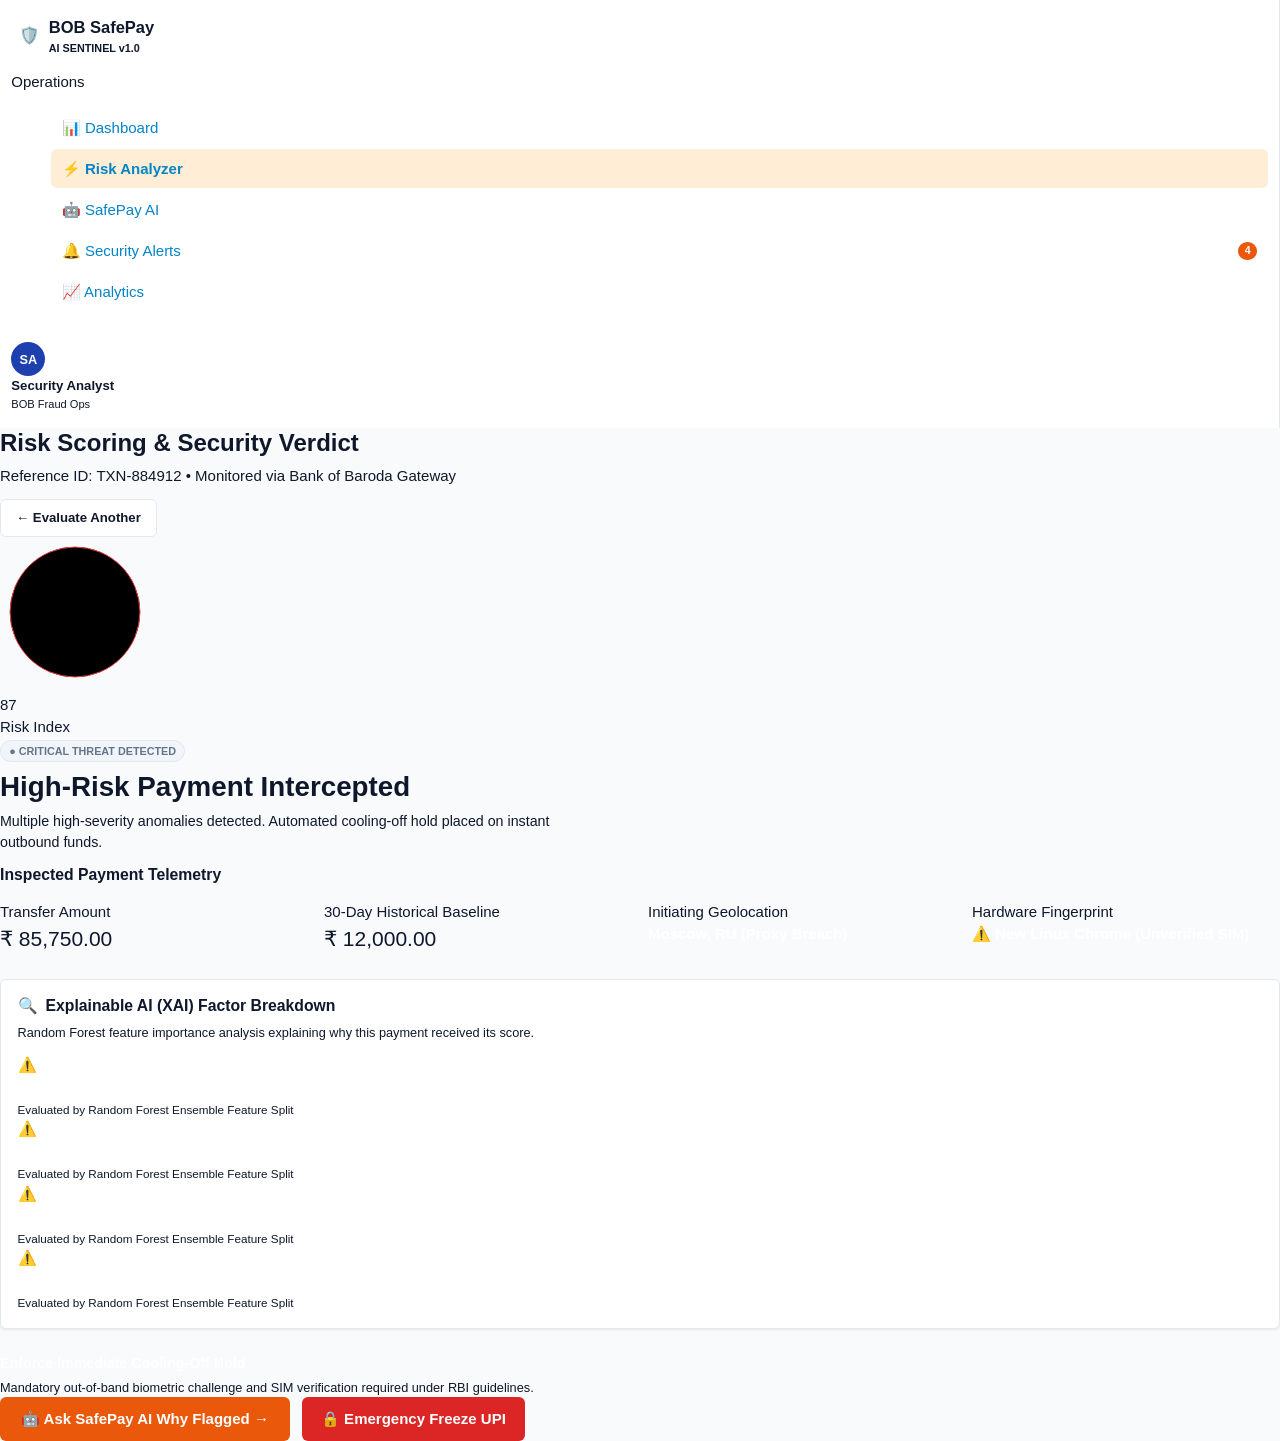
<file: frontend/result.html>
<!DOCTYPE html>
<html lang="en">
<head>
  <meta charset="UTF-8">
  <meta name="viewport" content="width=device-width, initial-scale=1.0">
  <title>Security Evaluation Verdict — BOB SafePay AI</title>
  <link rel="stylesheet" href="css/style.css">
</head>
<body>

  <div class="app-layout">
    
    <!-- LEFT SIDEBAR -->
    <aside class="sidebar">
      <div>
        <a href="index.html" class="brand">
          <div class="brand-icon">🛡️</div>
          <div>
            <div class="brand-title">BOB SafePay</div>
            <div style="font-size: 0.72rem; color: var(--purple-bright); font-weight: 600;">AI SENTINEL v1.0</div>
          </div>
        </a>

        <div class="nav-section-title">Operations</div>
        <ul class="nav-list">
          <li class="nav-item">
            <a href="dashboard.html" class="nav-item-content">
              <span>📊</span>
              <span>Dashboard</span>
            </a>
          </li>
          <li class="nav-item active">
            <a href="transaction.html" class="nav-item-content">
              <span>⚡</span>
              <span>Risk Analyzer</span>
            </a>
          </li>
          <li class="nav-item">
            <a href="chatbot.html" class="nav-item-content">
              <span>🤖</span>
              <span>SafePay AI</span>
            </a>
          </li>
          <li class="nav-item">
            <a href="alerts.html" class="nav-item-content">
              <span>🔔</span>
              <span>Security Alerts</span>
            </a>
            <span class="nav-badge nav-badge-risk">4</span>
          </li>
          <li class="nav-item">
            <a href="analytics.html" class="nav-item-content">
              <span>📈</span>
              <span>Analytics</span>
            </a>
          </li>
        </ul>
      </div>

      <div style="border-top: 1px solid var(--border-subtle); padding-top: 16px;">
        <div class="user-profile" style="background: transparent; border: none; padding: 0;">
          <div class="avatar">SA</div>
          <div>
            <div style="font-size: 0.88rem; font-weight: 600;">Security Analyst</div>
            <div style="font-size: 0.74rem; color: var(--text-muted);">BOB Fraud Ops</div>
          </div>
        </div>
      </div>
    </aside>

    <!-- MAIN CONTENT -->
    <main class="main-content">
      
      <!-- Top Breadcrumb Header -->
      <header class="top-header">
        <div>
          <h1 class="page-title">Risk Scoring & Security Verdict</h1>
          <p class="page-subtitle" id="txnSubtitle">Evaluation Reference: TXN-Loading...</p>
        </div>
        <div style="display: flex; gap: 10px;">
          <a href="transaction.html" class="btn btn-secondary" style="font-size: 0.88rem;">
            ← Evaluate Another
          </a>
        </div>
      </header>

      <!-- MAIN VERDICT CARD WITH CIRCULAR GAUGE -->
      <section class="result-header-card card-glow">
        
        <div class="gauge-container">
          
          <!-- Animated SVG Circular Gauge -->
          <div class="circular-gauge">
            <svg>
              <circle class="gauge-bg" cx="75" cy="75" r="65"></circle>
              <circle class="gauge-fill" id="gaugeCircle" cx="75" cy="75" r="65"></circle>
            </svg>
            <div class="gauge-number-box">
              <div class="gauge-number" id="gaugeScoreNum">0</div>
              <div class="gauge-unit">Risk Index</div>
            </div>
          </div>

          <!-- Verdict Details -->
          <div style="flex: 1;">
            <div style="margin-bottom: 8px;">
              <span class="badge" id="verdictBadge">EVALUATING...</span>
            </div>
            <h2 style="font-size: 1.85rem; font-weight: 800; margin-bottom: 6px;" id="verdictTitle">
              Analysis Complete
            </h2>
            <p style="color: var(--text-muted); font-size: 0.95rem; max-width: 600px;" id="verdictSummary">
              The transaction telemetry has been cross-referenced with your 30-day baseline and known cyber threats.
            </p>
          </div>

        </div>

      </section>

      <!-- TRANSACTION CONTEXT SUMMARY -->
      <div class="table-card" style="margin-bottom: 24px;">
        <h3 style="font-size: 1.05rem; margin-bottom: 16px;">Inspected Payment Telemetry</h3>
        <div style="display: grid; grid-template-columns: repeat(auto-fit, minmax(200px, 1fr)); gap: 16px;">
          <div>
            <div class="stat-label">Transfer Amount</div>
            <div class="stat-value" id="summaryAmount" style="font-size: 1.4rem;">₹ 0.00</div>
          </div>
          <div>
            <div class="stat-label">30-Day Historical Baseline</div>
            <div class="stat-value" id="summaryPrevAvg" style="font-size: 1.4rem; color: var(--text-muted);">₹ 0.00</div>
          </div>
          <div>
            <div class="stat-label">Initiating Geolocation</div>
            <div style="font-weight: 600; font-size: 1rem; color: #FFFFFF;" id="summaryLocation">—</div>
          </div>
          <div>
            <div class="stat-label">Hardware Fingerprint</div>
            <div style="font-weight: 600; font-size: 1rem; color: #FFFFFF;" id="summaryDevice">—</div>
          </div>
        </div>
      </div>

      <!-- EXPLAINABLE AI RISK FACTORS -->
      <section class="card" style="margin-bottom: 24px;">
        <h3 style="font-size: 1.05rem; display: flex; align-items: center; gap: 8px;">
          <span>🔍</span> Explainable AI (XAI) Factor Breakdown
        </h3>
        <p style="font-size: 0.85rem; color: var(--text-muted); margin-top: 4px;">
          Random Forest feature importance analysis explaining why this payment received its score.
        </p>

        <div class="factor-list" id="factorContainer">
          <!-- Dynamically populated by result.js -->
        </div>
      </section>

      <!-- RECOMMENDED ACTION & INTERVENTION -->
      <div class="action-box">
        <div>
          <div style="font-weight: 700; color: #FFFFFF; font-size: 0.95rem;" id="recommendationTitle">
            Recommended Action: Dynamic Authentication
          </div>
          <div style="font-size: 0.85rem; color: var(--text-muted); margin-top: 3px;" id="recommendationText">
            Enforce mandatory out-of-band biometric challenge before clearing payment.
          </div>
        </div>

        <div style="display: flex; gap: 12px; align-items: center;">
          <a href="#" id="askAIBtn" class="btn btn-primary" style="padding: 10px 20px;">
            🤖 Ask SafePay AI Why Flagged →
          </a>
          <button type="button" id="freezeBtn" class="btn btn-danger" style="padding: 10px 18px;">
            🔒 Emergency Freeze UPI
          </button>
        </div>
      </div>

    </main>

  </div>

  <!-- Result Logic Script -->
  <script src="js/result.js"></script>
</body>
</html>
</file>
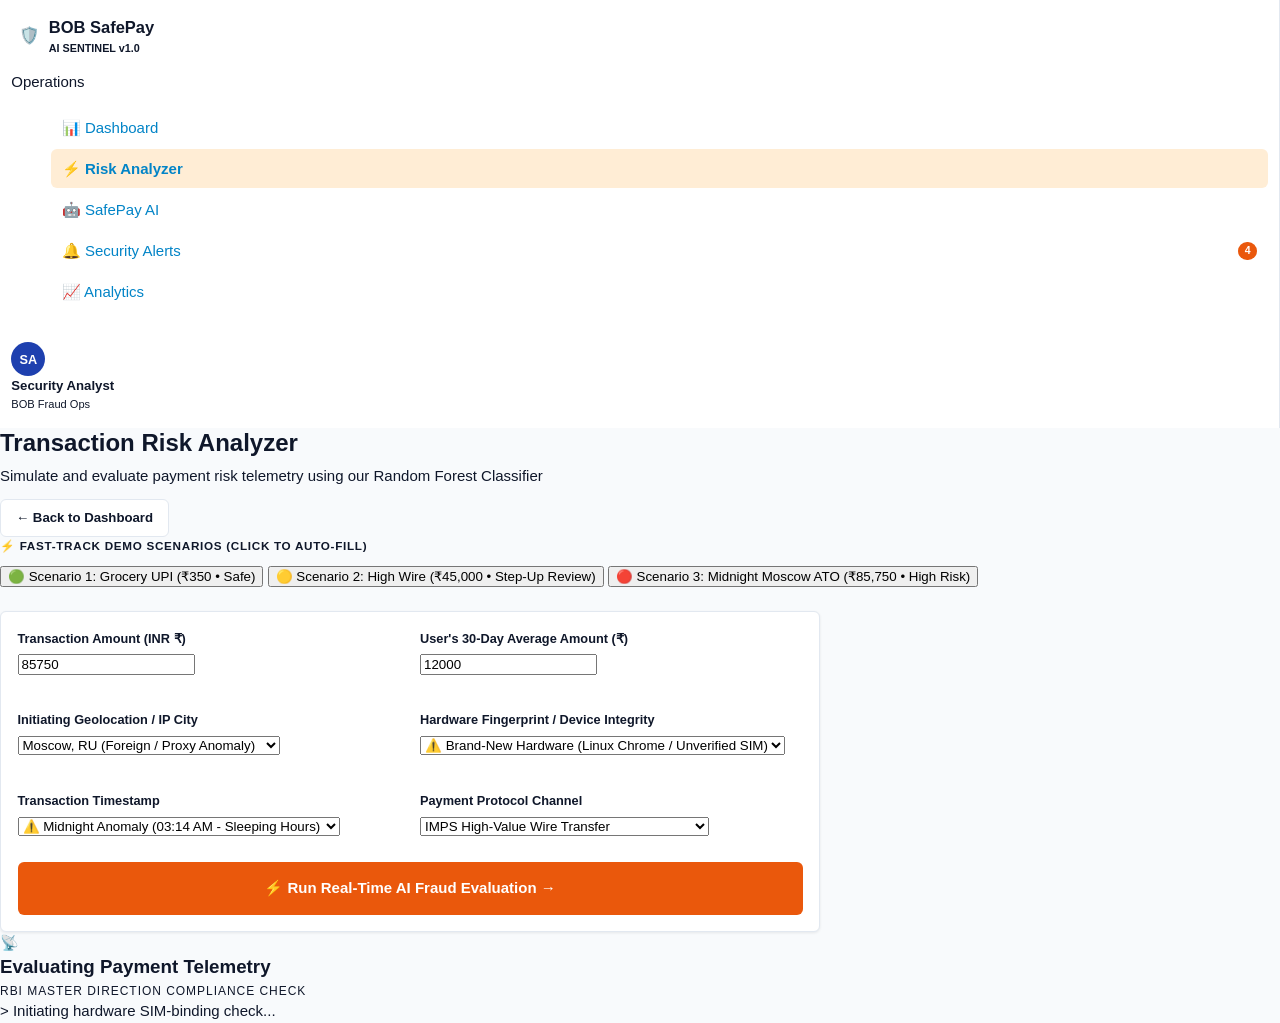
<file: frontend/transaction.html>
<!DOCTYPE html>
<html lang="en">
<head>
  <meta charset="UTF-8">
  <meta name="viewport" content="width=device-width, initial-scale=1.0">
  <title>Transaction Risk Analyzer — BOB SafePay AI</title>
  <link rel="stylesheet" href="css/style.css">
</head>
<body>

  <div class="app-layout">
    
    <!-- LEFT SIDEBAR -->
    <aside class="sidebar">
      <div>
        <a href="index.html" class="brand">
          <div class="brand-icon">🛡️</div>
          <div>
            <div class="brand-title">BOB SafePay</div>
            <div style="font-size: 0.72rem; color: var(--purple-bright); font-weight: 600;">AI SENTINEL v1.0</div>
          </div>
        </a>

        <div class="nav-section-title">Operations</div>
        <ul class="nav-list">
          <li class="nav-item">
            <a href="dashboard.html" class="nav-item-content">
              <span>📊</span>
              <span>Dashboard</span>
            </a>
          </li>
          <li class="nav-item active">
            <a href="transaction.html" class="nav-item-content">
              <span>⚡</span>
              <span>Risk Analyzer</span>
            </a>
          </li>
          <li class="nav-item">
            <a href="chatbot.html" class="nav-item-content">
              <span>🤖</span>
              <span>SafePay AI</span>
            </a>
          </li>
          <li class="nav-item">
            <a href="alerts.html" class="nav-item-content">
              <span>🔔</span>
              <span>Security Alerts</span>
            </a>
            <span class="nav-badge nav-badge-risk">4</span>
          </li>
          <li class="nav-item">
            <a href="analytics.html" class="nav-item-content">
              <span>📈</span>
              <span>Analytics</span>
            </a>
          </li>
        </ul>
      </div>

      <div style="border-top: 1px solid var(--border-subtle); padding-top: 16px;">
        <div class="user-profile" style="background: transparent; border: none; padding: 0;">
          <div class="avatar">SA</div>
          <div>
            <div style="font-size: 0.88rem; font-weight: 600;">Security Analyst</div>
            <div style="font-size: 0.74rem; color: var(--text-muted);">BOB Fraud Ops</div>
          </div>
        </div>
      </div>
    </aside>

    <!-- MAIN CONTENT -->
    <main class="main-content">
      
      <!-- Top Header -->
      <header class="top-header">
        <div>
          <h1 class="page-title">Transaction Risk Analyzer</h1>
          <p class="page-subtitle">Simulate and evaluate payment risk telemetry using our Random Forest Classifier</p>
        </div>
        <a href="dashboard.html" class="btn btn-secondary" style="font-size: 0.88rem;">
          ← Back to Dashboard
        </a>
      </header>

      <!-- Fast-Track Hackathon Scenarios -->
      <div style="margin-bottom: 24px;">
        <div style="font-size: 0.78rem; text-transform: uppercase; letter-spacing: 0.06em; color: var(--text-dim); margin-bottom: 10px; font-weight: 600;">
          ⚡ Fast-Track Demo Scenarios (Click to auto-fill)
        </div>
        <div class="scenario-selector">
          <button type="button" class="scenario-btn active-safe" id="scenarioSafe">
            🟢 Scenario 1: Grocery UPI (₹350 • Safe)
          </button>
          <button type="button" class="scenario-btn" id="scenarioReview">
            🟡 Scenario 2: High Wire (₹45,000 • Step-Up Review)
          </button>
          <button type="button" class="scenario-btn active-risk" id="scenarioDanger">
            🔴 Scenario 3: Midnight Moscow ATO (₹85,750 • High Risk)
          </button>
        </div>
      </div>

      <!-- Main Form Card -->
      <div class="card card-glow" style="max-width: 820px;">
        <form id="analyzerForm">
          
          <div style="display: grid; grid-template-columns: 1fr 1fr; gap: 20px;">
            
            <!-- Amount -->
            <div class="form-group">
              <label class="form-label" for="amount">Transaction Amount (INR ₹)</label>
              <input type="number" id="amount" class="form-input" placeholder="e.g. 85750" required value="85750">
            </div>

            <!-- Historical Average -->
            <div class="form-group">
              <label class="form-label" for="prevAvg">User's 30-Day Average Amount (₹)</label>
              <input type="number" id="prevAvg" class="form-input" placeholder="e.g. 12000" required value="12000">
            </div>

            <!-- Location -->
            <div class="form-group">
              <label class="form-label" for="location">Initiating Geolocation / IP City</label>
              <select id="location" class="form-select">
                <option value="Mumbai, IN (Registered Home)">Mumbai, MH (User Registered Home)</option>
                <option value="Vadodara, GJ (Frequent)">Vadodara, GJ (Frequent Business Zone)</option>
                <option value="Delhi, DL">Delhi, DL (Domestic Travel)</option>
                <option value="Moscow, RU (Proxy Breach)" selected>Moscow, RU (Foreign / Proxy Anomaly)</option>
                <option value="Las Vegas, NV (Proxy)">Las Vegas, NV (Impossible Travel)</option>
              </select>
            </div>

            <!-- Device Status -->
            <div class="form-group">
              <label class="form-label" for="device">Hardware Fingerprint / Device Integrity</label>
              <select id="device" class="form-select">
                <option value="Registered iPhone 14 Pro">Primary Bound Hardware (iPhone 14 Pro - iOS 17)</option>
                <option value="Trusted Work Laptop">Trusted MacBook Pro (Chrome Browser)</option>
                <option value="New Linux Chrome" selected>⚠️ Brand-New Hardware (Linux Chrome / Unverified SIM)</option>
                <option value="Rooted Android Emulator">⚠️ Rooted Android Device (QEMU Emulator Detected)</option>
              </select>
            </div>

            <!-- Time of Day -->
            <div class="form-group">
              <label class="form-label" for="timeOfDay">Transaction Timestamp</label>
              <select id="timeOfDay" class="form-select">
                <option value="Daytime (02:45 PM)">Daytime Business Hours (02:45 PM)</option>
                <option value="Evening (08:20 PM)">Evening Leisure (08:20 PM)</option>
                <option value="Midnight (03:14 AM)" selected>⚠️ Midnight Anomaly (03:14 AM - Sleeping Hours)</option>
              </select>
            </div>

            <!-- Transfer Type -->
            <div class="form-group">
              <label class="form-label" for="txnType">Payment Protocol Channel</label>
              <select id="txnType" class="form-select">
                <option value="UPI P2M (Merchant QR)">UPI P2M (Merchant QR / Verified Merchant)</option>
                <option value="UPI P2P (Peer Transfer)">UPI P2P (Peer Transfer / Immediate Outflow)</option>
                <option value="IMPS / NetBanking Wire" selected>IMPS High-Value Wire Transfer</option>
                <option value="Crypto On-Ramp Gateway">Crypto On-Ramp Gateway</option>
              </select>
            </div>

          </div>

          <!-- Submit Button -->
          <div style="margin-top: 10px;">
            <button type="submit" id="analyzeBtn" class="btn btn-primary" style="width: 100%; padding: 14px; font-size: 1rem;">
              ⚡ Run Real-Time AI Fraud Evaluation →
            </button>
          </div>

        </form>
      </div>

    </main>

  </div>

  <!-- RADAR SCANNING OVERLAY MODAL -->
  <div id="scanOverlay" class="scan-overlay">
    <div class="scan-box">
      <div class="radar-circle">📡</div>
      <h3 style="font-size: 1.25rem; font-weight: 700; margin-bottom: 4px;">Evaluating Payment Telemetry</h3>
      <div style="font-size: 0.8rem; color: var(--text-dim); text-transform: uppercase; letter-spacing: 0.08em;">
        RBI Master Direction Compliance Check
      </div>

      <div class="scan-step-text" id="scanStepText">
        &gt; Initiating hardware SIM-binding check...
      </div>

      <div class="scan-progress-bar">
        <div class="scan-progress-fill" id="scanProgressFill"></div>
      </div>
    </div>
  </div>

  <!-- Analyzer Script -->
  <script src="js/analyzer.js"></script>
</body>
</html>
</file>
<file: frontend/css/style.css>
/* ==========================================================
   BOB SafePay AI - Institutional Design System v1.0
   ========================================================== */

/* ---------- 1. DESIGN TOKENS (Light theme default) ---------- */
:root {
  --bg: #F8FAFC;
  --surface: #FFFFFF;
  --surface-2: #F1F5F9;
  --text: #0F172A;
  --muted: #64748B;
  --border: #E2E8F0;

  --accent: #EA580C;
  --accent-hover: #C2410C;
  --accent-soft: #FFEDD5;
  --blue: #0284C7;
  --navy: #1E40AF;

  --safe: #15803D;
  --safe-soft: #DCFCE7;
  --review: #D97706;
  --review-soft: #FEF3C7;
  --high: #DC2626;
  --high-soft: #FEE2E2;

  --shadow: 0 1px 3px rgba(0, 0, 0, 0.08);
  --radius: 6px;
  --font: "Segoe UI", Roboto, "Helvetica Neue", Arial, sans-serif;
  --mono: "Consolas", "SFMono-Regular", Menlo, monospace;
}

/* ---------- 2. DARK THEME ---------- */
[data-theme="dark"] {
  --bg: #0B0F19;
  --surface: #111827;
  --surface-2: #0F172A;
  --text: #F8FAFC;
  --muted: #94A3B8;
  --border: #1E293B;
  --accent-soft: #431407;
  --safe: #16A34A;
  --safe-soft: #052E16;
  --review: #F59E0B;
  --review-soft: #451A03;
  --high: #EF4444;
  --high-soft: #450A0A;
  --shadow: 0 1px 3px rgba(0, 0, 0, 0.5);
}

/* ---------- 3. BASE ---------- */
*, *::before, *::after { box-sizing: border-box; }
html { font-size: 15px; }
body {
  margin: 0;
  font-family: var(--font);
  background: var(--bg);
  color: var(--text);
  line-height: 1.5;
}
h1, h2, h3, h4 { margin: 0 0 0.5rem; line-height: 1.25; }
h1 { font-size: 1.6rem; }
h2 { font-size: 1.25rem; }
h3 { font-size: 1.05rem; }
p { margin: 0 0 0.75rem; }
a { color: var(--blue); text-decoration: none; }
a:hover { text-decoration: underline; }
:focus-visible { outline: 2px solid var(--blue); outline-offset: 2px; }
.muted { color: var(--muted); }
.num { font-variant-numeric: tabular-nums; text-align: right; white-space: nowrap; }
.mono { font-family: var(--mono); font-size: 0.85rem; }
.container { max-width: 1200px; margin: 0 auto; padding: 0 1.25rem; }
.hidden { display: none !important; }

/* ---------- 4. BANK HEADER ---------- */
.top-strip {
  background: var(--navy);
  color: #fff;
  font-size: 0.8rem;
  padding: 0.35rem 0;
}
.top-strip .container { display: flex; justify-content: space-between; gap: 1rem; flex-wrap: wrap; }
.ticker { opacity: 0.9; }
.site-header {
  background: var(--surface);
  border-bottom: 1px solid var(--border);
  box-shadow: var(--shadow);
}
.site-header .container { display: flex; align-items: center; justify-content: space-between; padding-top: 0.75rem; padding-bottom: 0.75rem; gap: 1rem; flex-wrap: wrap; }
.brand { display: flex; align-items: center; gap: 0.6rem; color: var(--text); font-weight: 700; font-size: 1.1rem; }
.brand:hover { text-decoration: none; }
.brand-mark {
  width: 34px; height: 34px; border-radius: var(--radius);
  background: var(--accent); color: #fff;
  display: grid; place-items: center; font-weight: 800;
}
.brand small { display: block; font-weight: 400; font-size: 0.72rem; color: var(--muted); }
.nav-links { display: flex; gap: 1rem; align-items: center; flex-wrap: wrap; }

/* ---------- 5. BUTTONS ---------- */
.btn {
  display: inline-flex; align-items: center; justify-content: center; gap: 0.4rem;
  padding: 0.55rem 1rem; border-radius: var(--radius);
  border: 1px solid transparent; font: inherit; font-weight: 600;
  cursor: pointer; transition: background 0.15s, border-color 0.15s, transform 0.05s;
}
.btn:hover { text-decoration: none; }
.btn:active { transform: translateY(1px); }
.btn:disabled { opacity: 0.55; cursor: not-allowed; }
.btn-primary { background: var(--accent); color: #fff; }
.btn-primary:hover { background: var(--accent-hover); }
.btn-secondary { background: var(--surface); color: var(--text); border-color: var(--border); }
.btn-secondary:hover { background: var(--surface-2); }
.btn-danger { background: var(--high); color: #fff; }
.btn-danger:hover { filter: brightness(0.92); }
.btn-ghost { background: transparent; color: var(--blue); }
.btn-sm { padding: 0.3rem 0.65rem; font-size: 0.85rem; }
.btn-block { width: 100%; }

/* ---------- 6. BADGES & RISK PILLS ---------- */
.badge {
  display: inline-block; padding: 0.15rem 0.55rem; border-radius: 999px;
  font-size: 0.72rem; font-weight: 600;
  border: 1px solid var(--border); background: var(--surface-2); color: var(--muted);
}
.badge-compliance { color: var(--navy); border-color: var(--navy); background: transparent; }
.pill {
  display: inline-block; padding: 0.15rem 0.6rem; border-radius: 4px;
  font-size: 0.75rem; font-weight: 700; letter-spacing: 0.03em; text-transform: uppercase;
}
.pill-safe { background: var(--safe-soft); color: var(--safe); }
.pill-review { background: var(--review-soft); color: var(--review); }
.pill-high { background: var(--high-soft); color: var(--high); }
.nav-badge {
  background: var(--accent); color: #fff; border-radius: 999px;
  font-size: 0.7rem; font-weight: 700; padding: 0.05rem 0.45rem; margin-left: auto;
}
.status-dot { display: inline-block; width: 8px; height: 8px; border-radius: 50%; background: var(--safe); margin-right: 0.35rem; }

/* ---------- 7. CARDS & KPI ---------- */
.card {
  background: var(--surface); border: 1px solid var(--border);
  border-radius: var(--radius); box-shadow: var(--shadow); padding: 1.1rem;
}
.card-header { display: flex; justify-content: space-between; align-items: center; margin-bottom: 0.9rem; gap: 0.5rem; flex-wrap: wrap; }
.grid { display: grid; gap: 1rem; }
.grid-2 { grid-template-columns: repeat(2, 1fr); }
.grid-3 { grid-template-columns: repeat(3, 1fr); }
.grid-4 { grid-template-columns: repeat(4, 1fr); }
.kpi { border-left: 4px solid var(--border); }
.kpi .kpi-label { color: var(--muted); font-size: 0.8rem; text-transform: uppercase; letter-spacing: 0.04em; }
.kpi .kpi-value { font-size: 1.7rem; font-weight: 700; font-variant-numeric: tabular-nums; }
.kpi .kpi-note { font-size: 0.8rem; color: var(--muted); }
.kpi-safe { border-left-color: var(--safe); }
.kpi-review { border-left-color: var(--review); }
.kpi-high { border-left-color: var(--high); }
.kpi-blue { border-left-color: var(--blue); }

/* ---------- 8. TABLES ---------- */
.table-wrap { overflow-x: auto; border: 1px solid var(--border); border-radius: var(--radius); background: var(--surface); }
table.data { width: 100%; border-collapse: collapse; font-size: 0.9rem; }
table.data th {
  background: var(--surface-2); color: var(--muted); text-align: left;
  font-size: 0.75rem; text-transform: uppercase; letter-spacing: 0.05em;
  padding: 0.65rem 0.8rem; border-bottom: 1px solid var(--border);
}
table.data td { padding: 0.65rem 0.8rem; border-bottom: 1px solid var(--border); }
table.data tbody tr:hover { background: var(--surface-2); }
table.data tbody tr:last-child td { border-bottom: none; }
table.data th.num { text-align: right; }

/* ---------- 9. FORMS ---------- */
.form-group { margin-bottom: 1rem; }
.form-group label { display: block; font-weight: 600; font-size: 0.85rem; margin-bottom: 0.3rem; }
.input, select.input, textarea.input {
  width: 100%; padding: 0.55rem 0.7rem; font: inherit;
  background: var(--surface); color: var(--text);
  border: 1px solid var(--border); border-radius: var(--radius);
}
.input:focus { border-color: var(--blue); outline: none; box-shadow: 0 0 0 3px rgba(2, 132, 199, 0.18); }
.helper { font-size: 0.78rem; color: var(--muted); margin-top: 0.25rem; }
.error-text { font-size: 0.8rem; color: var(--high); margin-top: 0.25rem; }
.input-group { position: relative; }
.input-group .toggle-vis { position: absolute; right: 0.5rem; top: 50%; transform: translateY(-50%); }
.check-row { display: flex; align-items: center; gap: 0.5rem; font-size: 0.9rem; }

.switch { position: relative; display: inline-block; width: 42px; height: 24px; }
.switch input { opacity: 0; width: 0; height: 0; }
.switch .slider { position: absolute; inset: 0; background: var(--border); border-radius: 999px; cursor: pointer; transition: background 0.2s; }
.switch .slider::before { content: ""; position: absolute; width: 18px; height: 18px; left: 3px; top: 3px; background: #fff; border-radius: 50%; transition: transform 0.2s; }
.switch input:checked + .slider { background: var(--safe); }
.switch input:checked + .slider::before { transform: translateX(18px); }
.switch input:focus-visible + .slider { outline: 2px solid var(--blue); outline-offset: 2px; }

/* ---------- 10. APP LAYOUT (SIDEBAR + MAIN) ---------- */
.app { display: grid; grid-template-columns: 240px 1fr; min-height: 100vh; }
.sidebar { background: var(--surface); border-right: 1px solid var(--border); padding: 1rem 0.75rem; }
.sidebar .brand { padding: 0 0.5rem 1rem; }
.nav-item {
  display: flex; align-items: center; gap: 0.6rem; padding: 0.55rem 0.7rem;
  border-radius: var(--radius); color: var(--text); font-weight: 500; margin-bottom: 2px;
}
.nav-item:hover { background: var(--surface-2); text-decoration: none; }
.nav-item.active { background: var(--accent-soft); color: var(--accent); font-weight: 700; }
.main { padding: 1.25rem; min-width: 0; }
.topbar { display: flex; justify-content: space-between; align-items: center; gap: 1rem; margin-bottom: 1.25rem; flex-wrap: wrap; }
.avatar { width: 34px; height: 34px; border-radius: 50%; background: var(--navy); color: #fff; display: grid; place-items: center; font-weight: 700; font-size: 0.85rem; }
.user-chip { display: flex; align-items: center; gap: 0.6rem; }

/* ---------- 11. ALERT CARDS ---------- */
.alert-card { border-left: 5px solid var(--border); }
.alert-critical { border-left-color: var(--high); }
.alert-review { border-left-color: var(--review); }
.alert-resolved { border-left-color: var(--safe); opacity: 0.85; }
.banner { padding: 0.75rem 1rem; border-radius: var(--radius); font-weight: 600; border: 1px solid; }
.banner-safe { background: var(--safe-soft); color: var(--safe); border-color: var(--safe); }
.banner-review { background: var(--review-soft); color: var(--review); border-color: var(--review); }
.banner-high { background: var(--high-soft); color: var(--high); border-color: var(--high); }

/* ---------- 12. MODAL ---------- */
.modal-backdrop {
  position: fixed; inset: 0; background: rgba(15, 23, 42, 0.55);
  display: none; align-items: center; justify-content: center; z-index: 100; padding: 1rem;
}
.modal-backdrop.open { display: flex; }
.modal { background: var(--surface); border-radius: var(--radius); border: 1px solid var(--border); max-width: 520px; width: 100%; padding: 1.25rem; box-shadow: 0 10px 30px rgba(0, 0, 0, 0.25); }

/* ---------- 13. CHAT ---------- */
.chat-area { display: flex; flex-direction: column; gap: 0.75rem; padding: 1rem; background: var(--surface-2); border-radius: var(--radius); }
.bubble { max-width: 78%; padding: 0.65rem 0.9rem; border-radius: 10px; font-size: 0.92rem; white-space: pre-wrap; }
.bubble-user { align-self: flex-end; background: var(--navy); color: #fff; border-bottom-right-radius: 2px; }
.bubble-ai { align-self: flex-start; background: var(--surface); border: 1px solid var(--border); border-bottom-left-radius: 2px; }
.typing { display: inline-flex; gap: 4px; }
.typing span { width: 6px; height: 6px; background: var(--muted); border-radius: 50%; animation: blink 1.2s infinite; }
.typing span:nth-child(2) { animation-delay: 0.2s; }
.typing span:nth-child(3) { animation-delay: 0.4s; }
@keyframes blink { 0%, 80%, 100% { opacity: 0.25; } 40% { opacity: 1; } }
.context-strip { display: flex; flex-wrap: wrap; gap: 0.75rem; align-items: center; padding: 0.6rem 0.9rem; border: 1px dashed var(--blue); border-radius: var(--radius); background: var(--surface); font-size: 0.85rem; }
.chip { border: 1px solid var(--border); background: var(--surface); color: var(--text); border-radius: 999px; padding: 0.3rem 0.8rem; font-size: 0.82rem; cursor: pointer; }
.chip:hover { border-color: var(--accent); color: var(--accent); }

/* ---------- 14. FOOTER ---------- */
.site-footer { background: var(--surface); border-top: 1px solid var(--border); padding: 1.25rem 0; margin-top: 2rem; font-size: 0.8rem; color: var(--muted); }

/* ---------- 15. RESPONSIVE ---------- */
@media (max-width: 992px) {
  .grid-4 { grid-template-columns: repeat(2, 1fr); }
  .grid-3 { grid-template-columns: repeat(2, 1fr); }
}
@media (max-width: 768px) {
  .app { grid-template-columns: 1fr; }
  .sidebar { border-right: none; border-bottom: 1px solid var(--border); display: flex; flex-wrap: wrap; gap: 0.25rem; }
  .sidebar .brand { width: 100%; }
  .grid-2, .grid-3, .grid-4 { grid-template-columns: 1fr; }
  .bubble { max-width: 92%; }
}
@media (prefers-reduced-motion: reduce) {
  * { animation: none !important; transition: none !important; }
}
</file>
